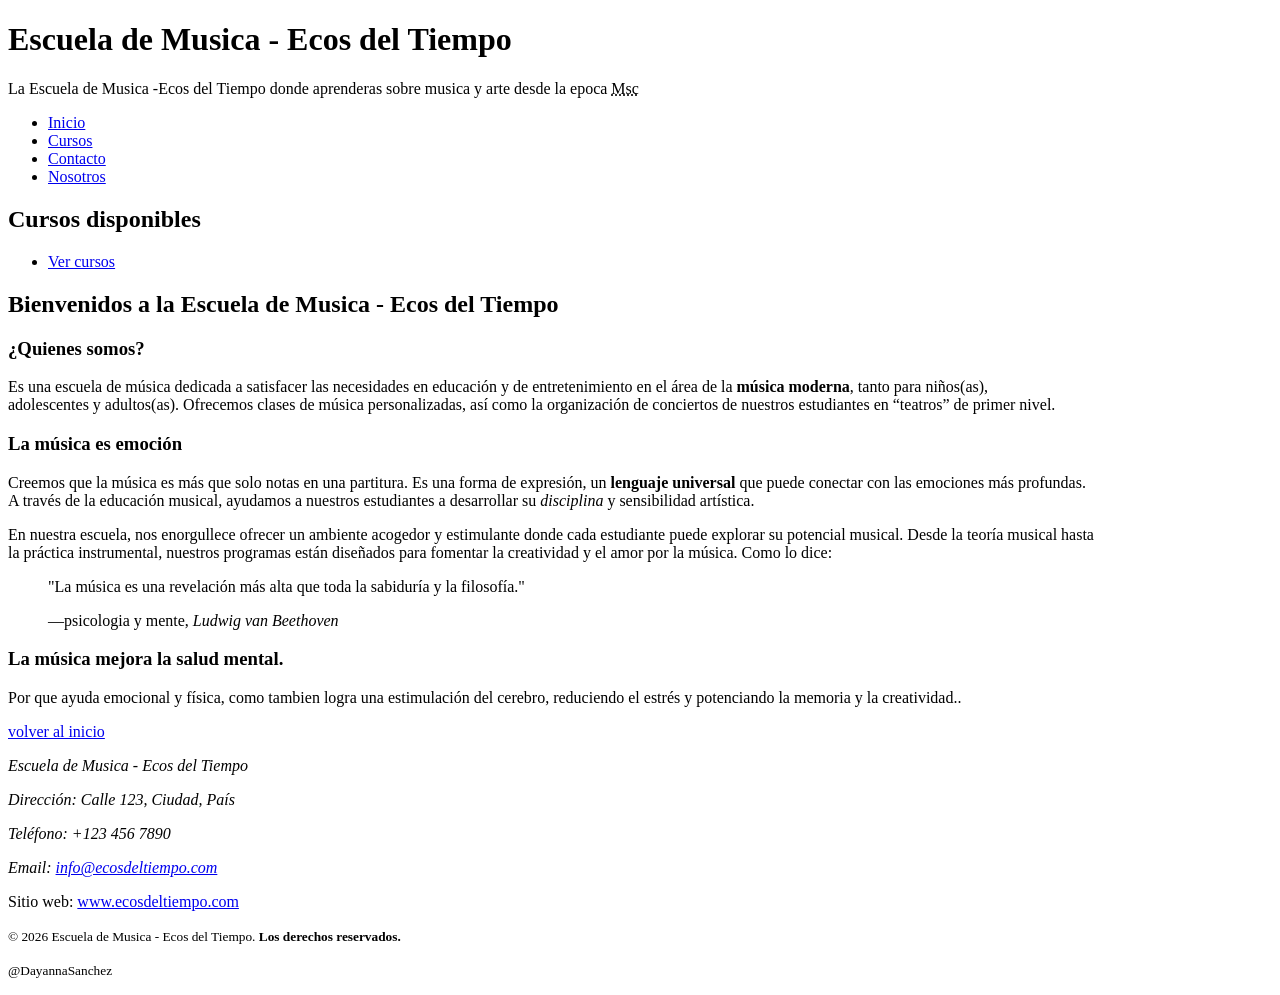
<file: ac1-html/index.html>
<!DOCTYPE html>
<html lang="es">
<head>
    <meta charset="UTF-8">
    <meta name="viewport" content="width=device-width, initial-scale=1.0">
    <meta name="description" content="Descripcion de la pagina Escuela musica-Ecos del tiempo">
    <meta name="keywords" content="Escuela de Musica, Ecos del tiempo, Musica, Clases de Musica">
    <meta name="author" content="Dayanna sanchez jimenez">

        <title>Inicio | Escuela de Musica - Ecos del Tiempo</title>
        <link rel="icon" href="recursos/favicon.png" type="image/png">
</head>

<body>
    <header id="inicio">
        <h1>Escuela de Musica - Ecos del Tiempo</h1>
        <p>La Escuela de Musica -Ecos del Tiempo donde aprenderas sobre musica y arte desde la epoca <abbr title="de los 80 a la actualidad">Msc</abbr></p>
        <nav>
            <ul>
                <li><a href="index.html">Inicio</a></li>
                <li><a href="servicio.html">Cursos</a></li>
                <li><a href="contacto.html">Contacto</a></li>
                <li><a href="nosotros.html">Nosotros</a></li>
            </ul>
        </nav>
    </header>
    <!-- Este es la parte del contenido principal de la pagina -->
    <main id="contenido">
        <nav>
            <h2>Cursos disponibles</h2>
            <ul>
                <li><a href="#servicios.html"> Ver cursos</a></li>
            </ul>
        </nav>
     <article>
        <h2>Bienvenidos a la Escuela de Musica - Ecos del Tiempo</h2>
        <section id="quienes-somos">
            <h3>¿Quienes somos?</h3>
            <p>Es una escuela de música dedicada a satisfacer las necesidades en educación y de entretenimiento en el área de la <strong>música moderna</strong>, tanto para niños(as),<br> adolescentes y adultos(as). Ofrecemos clases de música personalizadas, así como la organización de conciertos de nuestros estudiantes en <q>teatros</q> de primer nivel.</p>

        </section>

        <section id="emocion">
            <h3>La música es emoción</h3>
            <p>Creemos que la música es más que solo notas en una partitura. Es una forma de expresión, un <strong>lenguaje universal</strong> que puede conectar con las emociones más profundas. <br> A través de la educación musical, ayudamos a nuestros estudiantes a desarrollar su <em>disciplina</em> y sensibilidad artística.</p>
            <p>En nuestra escuela, nos enorgullece ofrecer un ambiente acogedor y estimulante donde cada estudiante puede explorar su potencial musical. Desde la teoría musical hasta<br> la práctica instrumental, nuestros programas están diseñados para fomentar la creatividad y el amor por la música. Como lo dice:</p>
            <blockquote cite="developer.mozilla.org ">
                <p>"La música es una revelación más alta que toda la sabiduría y la filosofía."</p>
                <footer>—psicologia y mente, <cite>Ludwig van Beethoven</cite></footer>
            </blockquote>
        </section>
    </article>


    </main>
    <!-- Este es un contenido adicional-->
    <aside id="contenido-adicional">
        <h3>La música mejora la salud mental.</h3>
        <p>Por que  ayuda emocional y física, como tambien logra una estimulación del cerebro, reduciendo el estrés y potenciando la memoria y la creatividad..</p>
    </aside>
    <p><a href="#inicio"> volver al inicio</a></p>


    <!-- Este es el pie de página -->
    <footer>
        <address>
            <p>Escuela de Musica - Ecos del Tiempo</p>
            <p>Dirección: Calle 123, Ciudad, País</p>
            <p>Teléfono: +123 456 7890</p>
            <p>Email: <a href="mailto:info@ecosdeltiempo.com">info@ecosdeltiempo.com</a></p>
        </address>
        <p>Sitio web: <a href="https://validator.w3.org/" target="_blank" rel="noopener noreferrer">www.ecosdeltiempo.com </a></p>
        <p>
            <small>&copy; 2026 Escuela de Musica - Ecos del Tiempo. <strong>Los derechos reservados.</strong></small>
        </p>
        <p><a><small>@DayannaSanchez</small></a></p>
    </footer>
</body>
</html>
</file>
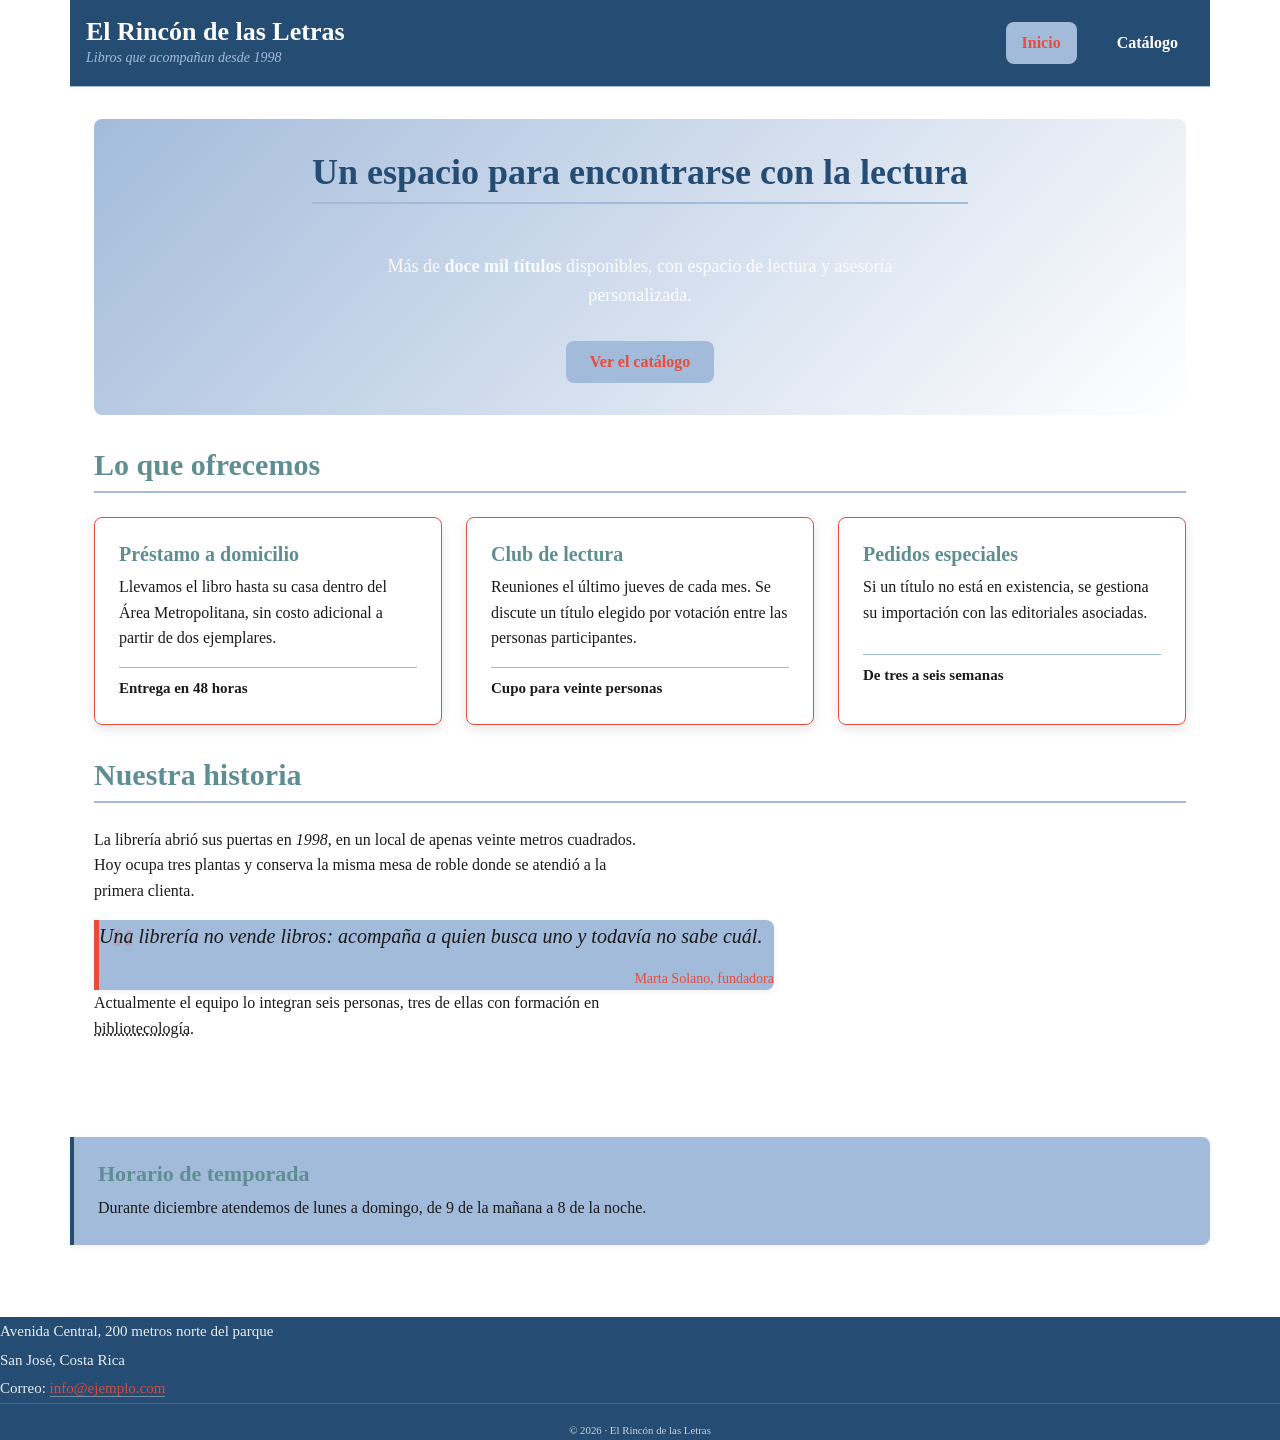
<file: ac2-css/index.html>
<!DOCTYPE html>
<html lang="es">

<head>
  <meta charset="UTF-8">
  <meta name="viewport" content="width=device-width, initial-scale=1.0">
  <meta name="author" content="Dayanna sanchez jimenez">
  <meta name="description" content="Librería El Rincón de las Letras: catálogo, servicios y contacto.">
  <meta name="keywords" content="librería, libros, lectura, catálogo, Costa Rica">

  <title>Inicio | El Rincón de las Letras</title>

  <link rel="icon" href="recursos/favicon.png" type="image/png">
  <link rel="stylesheet" href="css/estilos.css">

  <!--AQUÍ SE ENLAZA LA HOJA DE ESTILOS QUE USTED DEBE CREAR.
       El archivo debe llamarse  css/estilos.css -->

</head>

<body>

  <!--CABECERA-->
  <header id="cabecera">
    <div class="marca">
      <h1>El Rincón de las Letras</h1>
      <p class="lema">Libros que acompañan desde 1998</p>
    </div>

    <nav class="menu-principal">
      <ul>
        <li><a href="index.html" class="enlace-activo">Inicio</a></li>
        <li><a href="catalogo.html">Catálogo</a></li>
      </ul>
    </nav>
  </header>

  <!--CONTENIDO PRINCIPAL-->
  <main id="contenido">

    <!-- Zona de presentación -->
    <section id="portada" class="hero">
      <h2>Un espacio para encontrarse con la lectura</h2>
      <p class="hero-texto">
        Más de <strong>doce mil títulos</strong> disponibles, con espacio
        de lectura y asesoría personalizada.
      </p>
      <a href="catalogo.html" class="boton boton-principal">Ver el catálogo</a>
    </section>

    <!-- Tres bloques para maquetar en fila -->
    <section id="servicios">
      <h2>Lo que ofrecemos</h2>

      <div class="rejilla-servicios">

        <article class="tarjeta">
          <h3>Préstamo a domicilio</h3>
          <p>
            Llevamos el libro hasta su casa dentro del Área Metropolitana,
            sin costo adicional a partir de dos ejemplares.
          </p>
          <p class="tarjeta-pie">Entrega en 48 horas</p>
        </article>

        <article class="tarjeta">
          <h3>Club de lectura</h3>
          <p>
            Reuniones el último jueves de cada mes. Se discute un título
            elegido por votación entre las personas participantes.
          </p>
          <p class="tarjeta-pie">Cupo para veinte personas</p>
        </article>

        <article class="tarjeta">
          <h3>Pedidos especiales</h3>
          <p>
            Si un título no está en existencia, se gestiona su importación
            con las editoriales asociadas.
          </p>
          <p class="tarjeta-pie">De tres a seis semanas</p>
        </article>

      </div>
    </section>

    <!-- Contenido con cita -->
    <section id="historia">
      <h2>Nuestra historia</h2>

      <p>
        La librería abrió sus puertas en <em>1998</em>, en un local de
        apenas veinte metros cuadrados. Hoy ocupa tres plantas y conserva
        la misma mesa de roble donde se atendió a la primera clienta.
      </p>

      <blockquote class="cita">
        <p>
          Una librería no vende libros: acompaña a quien busca uno y
          todavía no sabe cuál.
        </p>
        <footer class="cita-autoria">Marta Solano, fundadora</footer>
      </blockquote>

      <p>
        Actualmente el equipo lo integran seis personas, tres de ellas
        con formación en <abbr title="Bibliotecología">bibliotecología</abbr>.
      </p>
    </section>

  </main>

  <!--CONTENIDO SECUNDARIO -->
  <aside id="aviso" class="panel-aviso">
    <h2>Horario de temporada</h2>
    <p>
      Durante diciembre atendemos de lunes a domingo, de 9 de la mañana
      a 8 de la noche.
    </p>
  </aside>

  <!-- PIE -->
  <footer id="pie">
    <div class="pie-contenido">
      <address class="datos-contacto">
        Avenida Central, 200 metros norte del parque<br>
        San José, Costa Rica<br>
        Correo: <a href="mailto:info@ejemplo.com">info@ejemplo.com</a>
      </address>

      <p class="creditos"><small>&copy; 2026 · El Rincón de las Letras</small></p>
    </div>
  </footer>

</body>

</html>
</file>
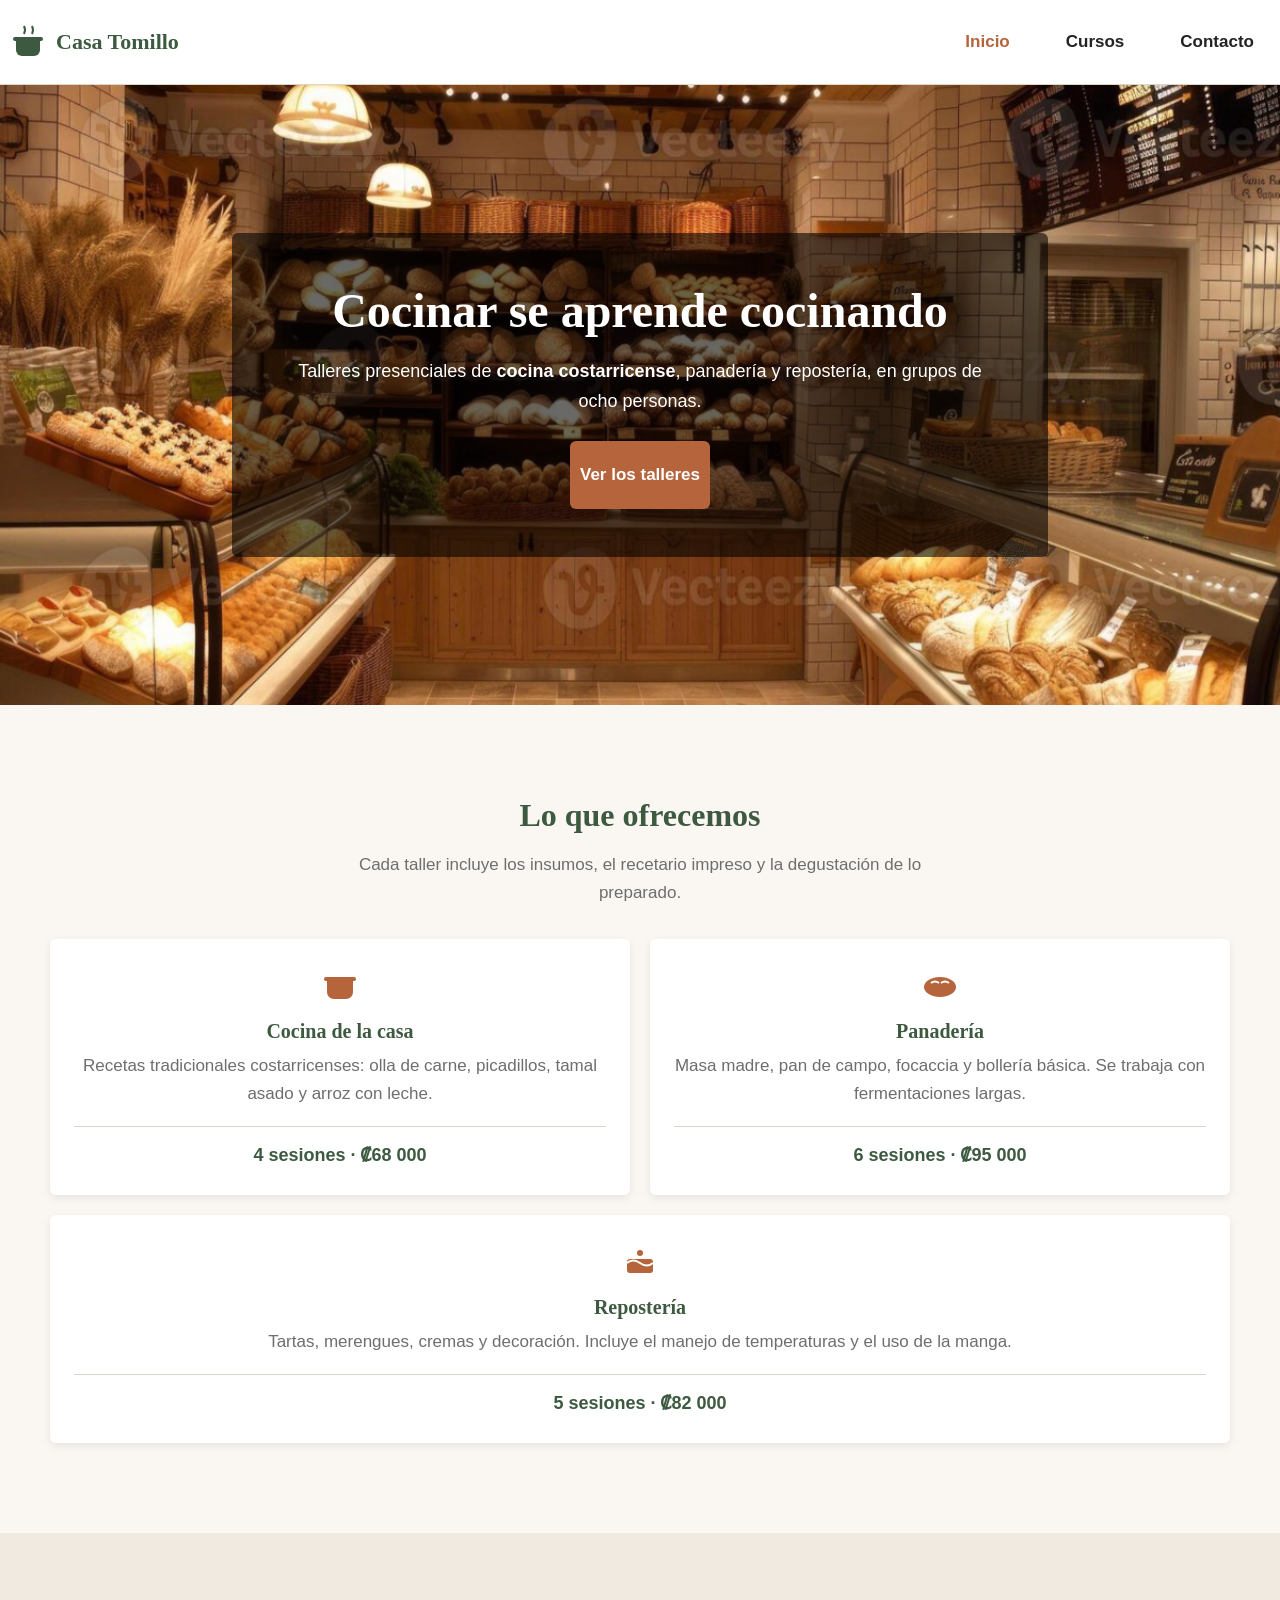
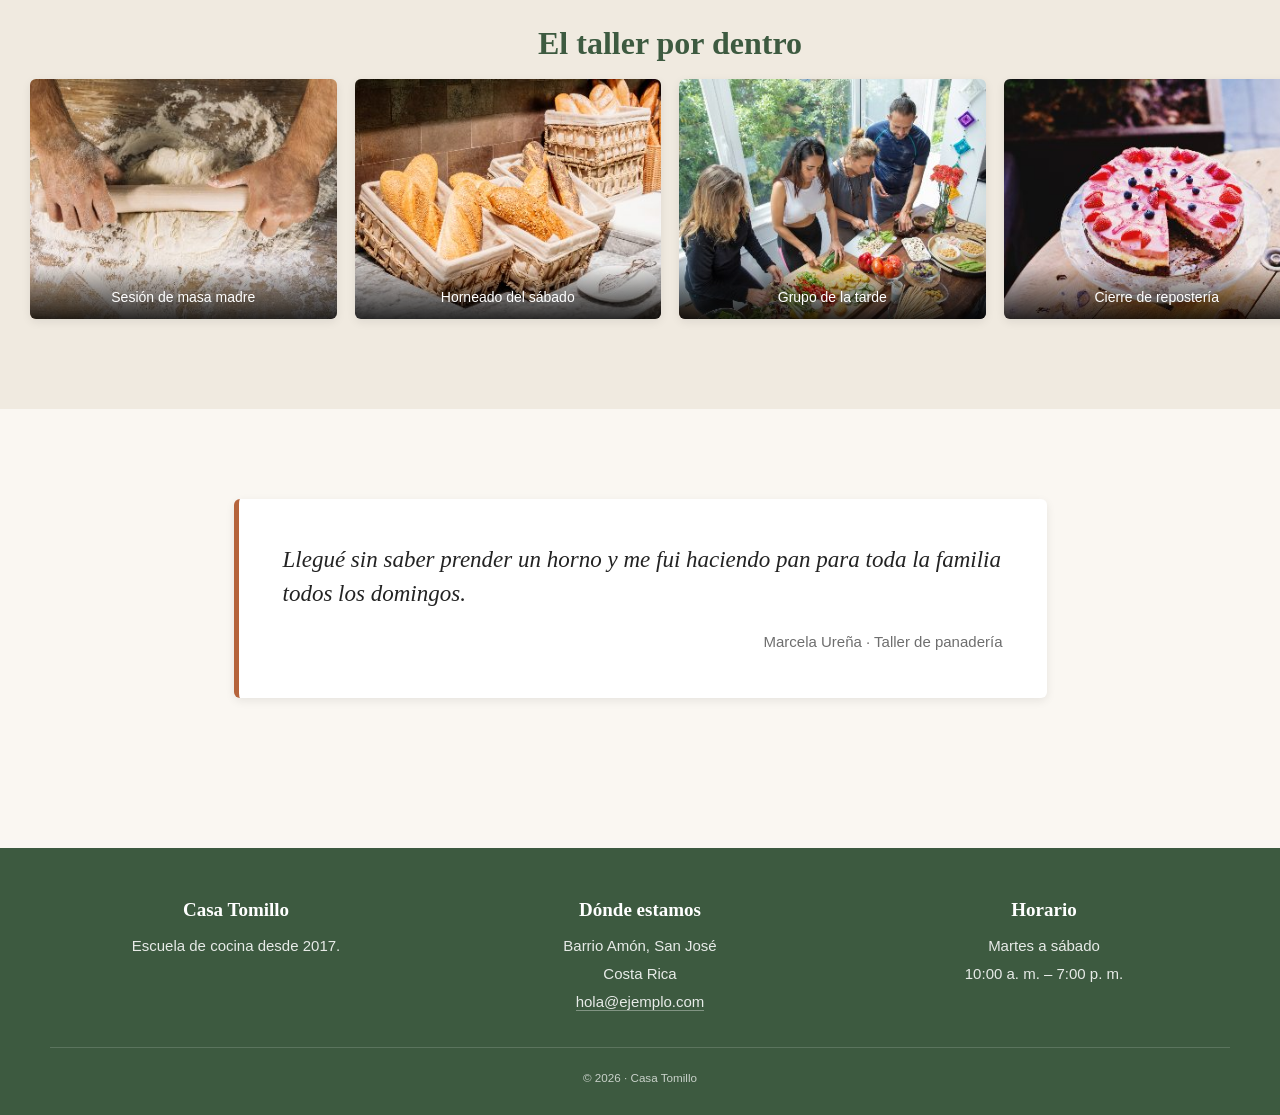
<file: ac3-responsive/index.html>
<!DOCTYPE html>
<html lang="es">

<head>
  <meta charset="UTF-8">
  <meta name="viewport" content="width=device-width, initial-scale=1.0"> <!--Integre el viewport a todas las 3 paginas-->
  <meta name="author" content="Dayanna sanchez jimenez">
  <meta name="description" content="Casa Tomillo: escuela de cocina con talleres presenciales en San José.">
  <meta name="keywords" content="cocina, talleres, escuela, gastronomía, Costa Rica">

  <title>Inicio | Casa Tomillo</title>

  <link rel="icon" href="recursos/favicon.png" type="image/png">
  <link rel="stylesheet" href="css/estilos.css">
</head>

<body>

  <!-- ═══ CABECERA · igual en las tres páginas ═══ -->
  <header id="cabecera" class="cabecera">

    <a href="index.html" class="marca">
      <svg class="marca-icono" width="36" height="36" viewBox="0 0 36 36"
           xmlns="http://www.w3.org/2000/svg" role="img"
           aria-label="Logo de Casa Tomillo: una olla con vapor">
        <path d="M6 16 h24 v10 a6 6 0 0 1 -6 6 h-12 a6 6 0 0 1 -6 -6 z" fill="currentColor"/>
        <rect x="3" y="13" width="30" height="4" rx="2" fill="currentColor"/>
        <path d="M14 10 q2 -4 0 -8" stroke="currentColor" stroke-width="2" fill="none"/>
        <path d="M22 10 q2 -4 0 -8" stroke="currentColor" stroke-width="2" fill="none"/>
      </svg>
      <span class="marca-texto">Casa Tomillo</span>
    </a>

      <nav class="navegacion">
      <!-- Control e ícono del menú hamburguesa -->
      <input type="checkbox" id="check-menu" class="menu-check" aria-label="Abrir menú de navegación">
      <label for="check-menu" class="menu-icono" aria-hidden="true">
        <span class="linea-hamburguesa"></span>
        <span class="linea-hamburguesa"></span>
        <span class="linea-hamburguesa"></span>
      </label>

      <!-- Lista del menú original -->
      <ul class="menu">
        <li><a href="index.html" class="menu-enlace activo">Inicio</a></li>
        <li><a href="cursos.html" class="menu-enlace">Cursos</a></li>
        <li><a href="contacto.html" class="menu-enlace">Contacto</a></li>
      </ul>
    </nav>

  </header>

  <main id="contenido">

    <!-- ═══ PORTADA ═══ -->
    <section id="portada" class="portada">
      <div class="portada-caja">
        <h1 class="portada-titulo">Cocinar se aprende cocinando</h1>
        <p class="portada-bajada">
          Talleres presenciales de <strong>cocina costarricense</strong>,
          panadería y repostería, en grupos de ocho personas.
        </p>
        <a href="cursos.html" class="boton boton-principal">Ver los talleres</a>
      </div>
    </section>

    <!-- ═══ TRES PROPUESTAS · maquetadas con Flexbox ═══ -->
    <section id="propuestas" class="seccion">
      <h2 class="seccion-titulo">Lo que ofrecemos</h2>
      <p class="seccion-entrada">
        Cada taller incluye los insumos, el recetario impreso y la degustación
        de lo preparado.
      </p>

      <div class="fila-propuestas">

        <article class="tarjeta">
          <svg class="tarjeta-icono" width="42" height="42" viewBox="0 0 42 42"
               xmlns="http://www.w3.org/2000/svg" role="img" aria-label="Icono de olla">
            <path d="M8 18 h26 v11 a7 7 0 0 1 -7 7 h-12 a7 7 0 0 1 -7 -7 z" fill="currentColor"/>
            <rect x="5" y="14" width="32" height="4" rx="2" fill="currentColor"/>
          </svg>
          <h3 class="tarjeta-titulo">Cocina de la casa</h3>
          <p class="tarjeta-texto">
            Recetas tradicionales costarricenses: olla de carne, picadillos,
            tamal asado y arroz con leche.
          </p>
          <p class="tarjeta-dato">4 sesiones · ₡68 000</p>
        </article>

        <article class="tarjeta">
          <svg class="tarjeta-icono" width="42" height="42" viewBox="0 0 42 42"
               xmlns="http://www.w3.org/2000/svg" role="img" aria-label="Icono de pan">
            <ellipse cx="21" cy="24" rx="16" ry="10" fill="currentColor"/>
            <path d="M12 20 q4 -3 8 0 M22 20 q4 -3 8 0" stroke="#FFFFFF"
                  stroke-width="2" fill="none"/>
          </svg>
          <h3 class="tarjeta-titulo">Panadería</h3>
          <p class="tarjeta-texto">
            Masa madre, pan de campo, focaccia y bollería básica. Se trabaja
            con fermentaciones largas.
          </p>
          <p class="tarjeta-dato">6 sesiones · ₡95 000</p>
        </article>

        <article class="tarjeta">
          <svg class="tarjeta-icono" width="42" height="42" viewBox="0 0 42 42"
               xmlns="http://www.w3.org/2000/svg" role="img" aria-label="Icono de pastel">
            <rect x="8" y="20" width="26" height="14" rx="3" fill="currentColor"/>
            <path d="M8 24 q6 -5 13 0 q7 5 13 0" stroke="#FFFFFF" stroke-width="2" fill="none"/>
            <circle cx="21" cy="14" r="3" fill="currentColor"/>
          </svg>
          <h3 class="tarjeta-titulo">Repostería</h3>
          <p class="tarjeta-texto">
            Tartas, merengues, cremas y decoración. Incluye el manejo de
            temperaturas y el uso de la manga.
          </p>
          <p class="tarjeta-dato">5 sesiones · ₡82 000</p>
        </article>

      </div>
    </section>

    <!-- ═══ GALERÍA · maquetada con Grid ═══ -->
    <section id="galeria" class="seccion seccion-alterna">
      <h2 class="seccion-titulo">El taller por dentro</h2>

      <div class="rejilla-galeria">

        <figure class="pieza">
        <picture>
          <source srcset="recursos/taller-1-sm.jpg" media="(min-width:600px)">
          <source srcset="recursos/taller-1-md.jpg" media="(min-width:1024px)">
          <img src="recursos/taller-1.jpg" alt="Manos amasando pan sobre una mesa de madera"
               width="1200" height="800" loading="lazy">
          </picture>
          <figcaption class="pieza-pie">Sesión de masa madre</figcaption>
        </figure>

        <figure class="pieza">
          <picture>
          <source srcset="recursos/taller-2-sm.jpg" media="(min-width:600px)">
          <source srcset="recursos/taller-2-md.jpg" media="(min-width:1024px)">
          <img src="recursos/taller-2.jpg" alt="Bandeja de panes recién horneados"
               width="1200" height="800" loading="lazy">
          </picture>
          <figcaption class="pieza-pie">Horneado del sábado</figcaption>
        </figure>

        <figure class="pieza">
          <picture>
          <source srcset="recursos/taller-3-sm.jpg" media="(min-width:600px)">
          <source srcset="recursos/taller-3-md.jpg" media="(min-width:1024px)">
          <img src="recursos/taller-3.jpg" alt="Grupo de participantes cocinando en la mesa central"
               width="1200" height="800" loading="lazy">
          </picture>
          <figcaption class="pieza-pie">Grupo de la tarde</figcaption>
        </figure>

        <figure class="pieza">
          <picture>
          <source srcset="recursos/taller-4-sm.jpg" media="(min-width:600px)">
          <source srcset="recursos/taller-4-md.jpg" media="(min-width:1024px)">
          <img src="recursos/taller-4.jpg" alt="Detalle de una tarta decorada con frutas"
               width="1200" height="800" loading="lazy">
          </picture>
          <figcaption class="pieza-pie">Cierre de repostería</figcaption>
        </figure>

      </div>
    </section>

    <!-- ═══ TESTIMONIO ═══ -->
    <section id="testimonio" class="seccion">
      <blockquote class="cita">
        <p class="cita-texto">
          Llegué sin saber prender un horno y me fui haciendo pan para toda
          la familia todos los domingos.
        </p>
        <footer class="cita-autoria">Marcela Ureña · Taller de panadería</footer>
      </blockquote>
    </section>

  </main>

  <!-- ═══ PIE · igual en las tres páginas ═══ -->
  <footer id="pie" class="pie">
    <div class="pie-columnas">

      <div class="pie-bloque">
        <h2 class="pie-titulo">Casa Tomillo</h2>
        <p class="pie-texto">Escuela de cocina desde 2017.</p>
      </div>

      <div class="pie-bloque">
        <h2 class="pie-titulo">Dónde estamos</h2>
        <address class="pie-datos">
          Barrio Amón, San José<br>
          Costa Rica<br>
          <a href="mailto:hola@ejemplo.com" class="pie-enlace">hola@ejemplo.com</a>
        </address>
      </div>

      <div class="pie-bloque">
        <h2 class="pie-titulo">Horario</h2>
        <p class="pie-texto">
          Martes a sábado<br>
          10:00 a. m. – 7:00 p. m.
        </p>
      </div>

    </div>

    <p class="pie-creditos"><small>&copy; 2026 · Casa Tomillo</small></p>
  </footer>

</body>

</html>
</file>
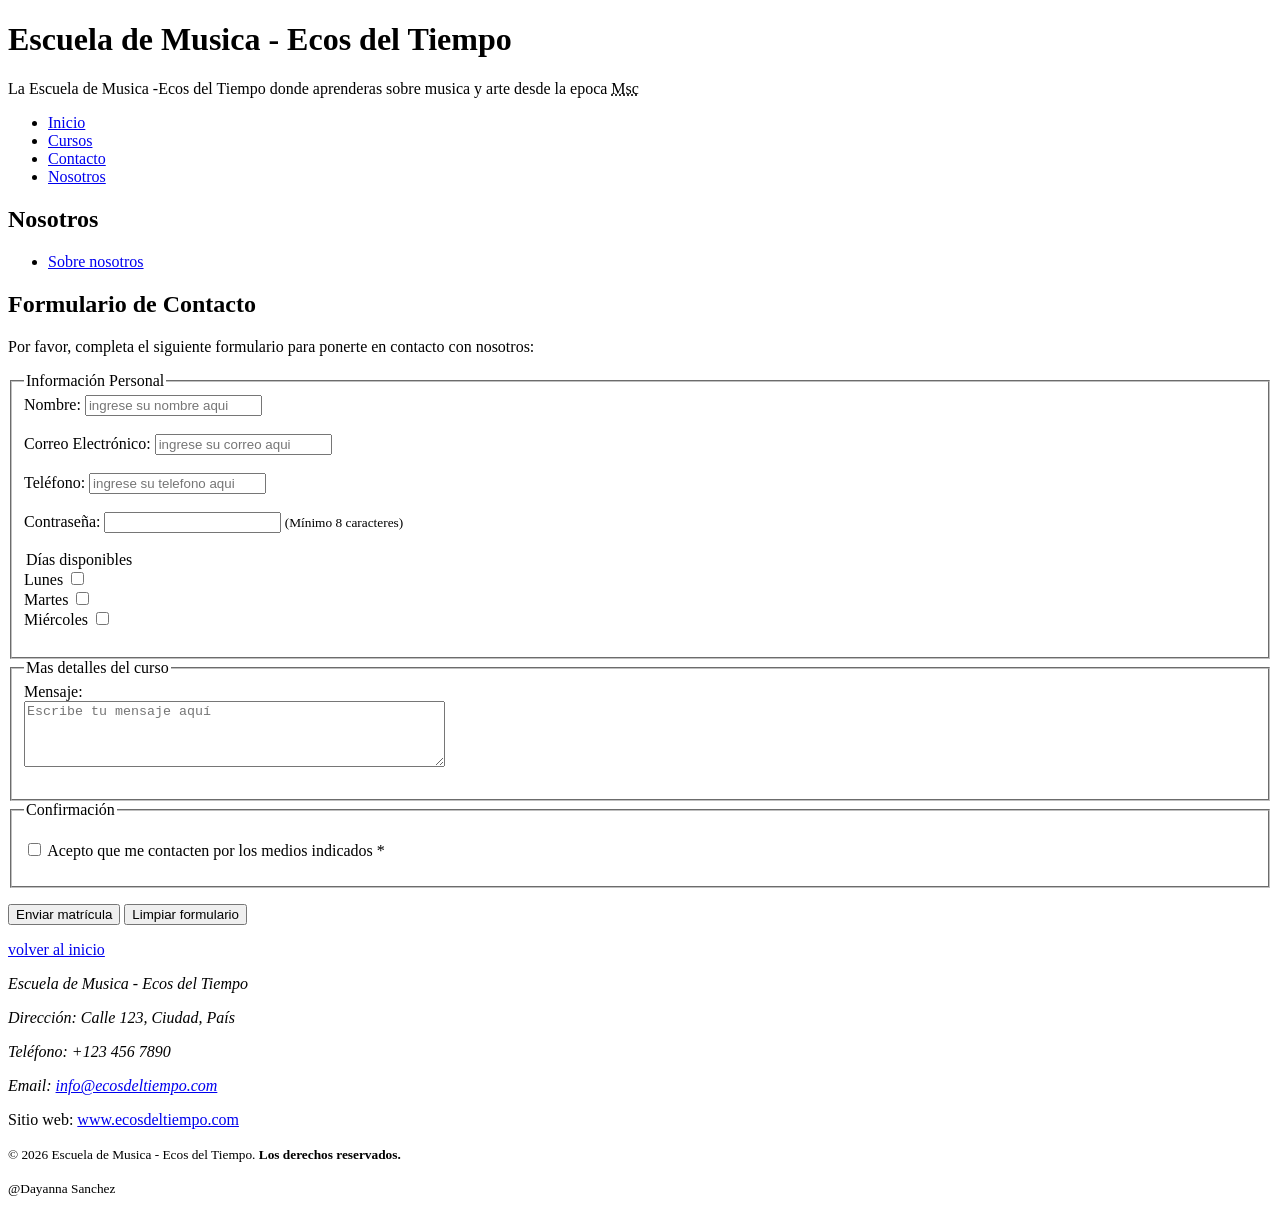
<file: ac1-html/contacto.html>
<!DOCTYPE html>
<html lang="es">
<head>
    <meta charset="UTF-8">
    <meta name="viewport" content="width=device-width, initial-scale=1.0">
    <meta name="description" content="Descripcion de la pagina Escuela musica-Ecos del tiempo">
    <meta name="keywords" content="Escuela de Musica, Ecos del tiempo, Musica, Clases de Musica,contactos">
    <meta name="author" content="Dayanna sanchez jimenez">

        <title>Inicio | Escuela de Musica - Ecos del Tiempo</title>
        <link rel="icon" href="recursos/favicon.png" type="image/png">
</head>

<body>
    <header id="inicio">
        <h1>Escuela de Musica - Ecos del Tiempo</h1>
        <p>La Escuela de Musica -Ecos del Tiempo donde aprenderas sobre musica y arte desde la epoca <abbr title="de los 80 a la actualidad">Msc</abbr></p>
        <nav>
            <ul>
                <li><a href="index.html">Inicio</a></li>
                <li><a href="servicio.html">Cursos</a></li>
                <li><a href="contacto.html">Contacto</a></li>
                <li><a href="nosotros.html">Nosotros</a></li>
            </ul>
        </nav>
    </header>

    <main id="contenido">
        <nav>
            <h2>Nosotros</h2>
            <ul>
                <li><a href="#Nosotros.html"> Sobre nosotros</a></li>
            </ul>
        </nav>
    <article>
        <h2>Formulario de Contacto</h2>
        <p>Por favor, completa el siguiente formulario para ponerte en contacto con nosotros:</p>
        <form action="#" method="post">
            <!--seccion de nombre-->
            <fieldset>
                <legend>Información Personal</legend>
                <label for="nombre">Nombre:</label>
                <input type="text" id="nombre" name="nombre" required placeholder="ingrese su nombre aqui"><br><br>

                <label for="email">Correo Electrónico:</label>
                <input type="email" id="email" name="email" required minlength="3" maxlength="60" placeholder="ingrese su correo aqui"><br><br>

                <label for="telefono">Teléfono:</label>
                <input type="tel" id="telefono" name="telefono" placeholder="ingrese su telefono aqui" pattern="[0-9]{8}"><br><br>
                <label for="contrasena">Contraseña:</label>
                <input type="password" id="contrasena" name="contrasena" required minlength="8"><small> (Mínimo 8 caracteres)</small><br><br>

                <legend>Días disponibles</legend>
                <label for="lunes">Lunes</label>
                <input type="checkbox" id="lunes" name="dias[]" value="lunes"><br>
                <label for="martes">Martes</label> 
                <input type="checkbox" id="martes" name="dias[]" value="martes"><br>
                <label for="miercoles">Miércoles</label>
                <input type="checkbox" id="miercoles" name="dias[]"> <br><br>
                
            </fieldset>
        
            <fieldset>
                <legend>Mas detalles del curso</legend>
                <label for="mensaje">Mensaje:</label><br>
                <textarea id="mensaje" name="mensaje" rows="4" cols="50" required placeholder="Escribe tu mensaje aquí"></textarea><br><br>
            </fieldset>

             <!-- CONFIRMACIÓN -->
        <fieldset>
          <legend>Confirmación</legend>

          <p>
            <input type="checkbox" id="acepto" name="acepto" required>
            <label for="acepto">
              Acepto que me contacten por los medios indicados *
            </label>
          </p>
        </fieldset>

        <p>
          <button type="submit">Enviar matrícula</button>
          <button type="reset">Limpiar formulario</button>
        </p>
      </form>
    </article>
      </p>
    </aside>
</main>
<p><a href="#inicio"> volver al inicio</a></p>

    <!-- Este es el pie de página -->
    <footer>
        <address>
            <p>Escuela de Musica - Ecos del Tiempo</p>
            <p>Dirección: Calle 123, Ciudad, País</p>
            <p>Teléfono: +123 456 7890</p>
            <p>Email: <a href="mailto:info@ecosdeltiempo.com">info@ecosdeltiempo.com</a></p>
        </address>
        <p>Sitio web: <a href="https://validator.w3.org/" target="_blank" rel="noopener noreferrer">www.ecosdeltiempo.com </a></p>
        <p>
            <small>&copy; 2026 Escuela de Musica - Ecos del Tiempo. <strong>Los derechos reservados.</strong></small>
        </p>
        <p> <small>@Dayanna Sanchez</a></small></p>
    </footer>
</body>
</html>
</file>
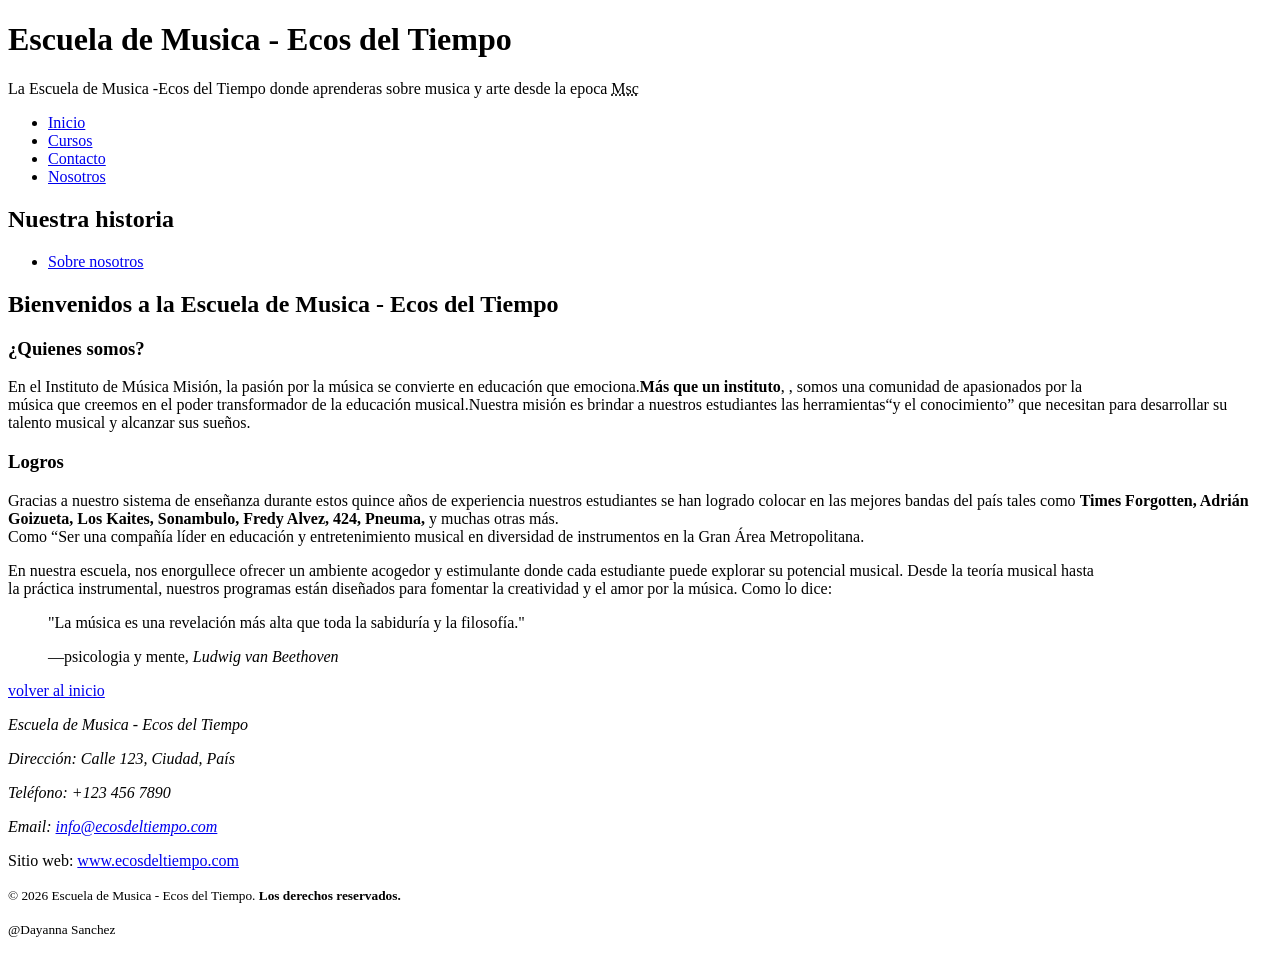
<file: ac1-html/nosotros.html>
<!DOCTYPE html>
<html lang="es">
<head>
    <meta charset="UTF-8">
    <meta name="viewport" content="width=device-width, initial-scale=1.0">
    <meta name="description" content="Descripcion de la pagina Escuela musica-Ecos del tiempo">
    <meta name="keywords" content="Escuela de Musica, Ecos del tiempo, Musica, Clases de Musica,quienes somos">
    <meta name="author" content="Dayanna sanchez jimenez">

        <title>Inicio | Escuela de Musica - Ecos del Tiempo</title>
        <link rel="icon" href="recursos/favicon.png" type="image/png">
</head>

<body>
    <header id="inicio">
        <h1>Escuela de Musica - Ecos del Tiempo</h1>
        <p>La Escuela de Musica -Ecos del Tiempo donde aprenderas sobre musica y arte desde la epoca <abbr title="de los 80 a la actualidad">Msc</abbr></small></p>
        <nav>
            <ul>
                <li><a href="index.html">Inicio</a></li>
                <li><a href="servicio.html">Cursos</a></li>
                <li><a href="contacto.html">Contacto</a></li>
                <li><a href="nosotros.html">Nosotros</a></li>
            </ul>
        </nav>
    </header>
    <main id="contenido">
        <nav>
            <h2>Nuestra historia</h2>
            <ul>
                <li><a href="ocs.github.com"> Sobre nosotros</a></li>
            </ul>
        </nav>
    <article>
        <h2>Bienvenidos a la Escuela de Musica - Ecos del Tiempo</h2>
        <section id="quienes-somos">
            <h3>¿Quienes somos?</h3>
            <p>En el Instituto de Música Misión, la pasión por la música se convierte en educación que emociona.<strong>Más que un instituto</strong>, , somos una comunidad de apasionados por la<br> música que creemos en el poder transformador de la educación musical.Nuestra misión es brindar a nuestros estudiantes las herramientas<q>y el conocimiento</q> que necesitan para desarrollar su talento musical y alcanzar sus sueños.</p>

        </section>

        <section id="la musica es emocion">
            <h3>Logros</h3>
            <p>Gracias a nuestro sistema de enseñanza durante estos quince años de experiencia nuestros estudiantes  se han logrado colocar en las mejores bandas del país tales como <strong> Times Forgotten, Adrián Goizueta,  Los Kaites,  Sonambulo, Fredy Alvez,  424,  Pneuma,</strong> y muchas otras más. <br> Como “Ser una compañía líder en educación y entretenimiento musical  en diversidad de instrumentos en la Gran Área Metropolitana.</p>
            <p>En nuestra escuela, nos enorgullece ofrecer un ambiente acogedor y estimulante donde cada estudiante puede explorar su potencial musical. Desde la teoría musical hasta<br> la práctica instrumental, nuestros programas están diseñados para fomentar la creatividad y el amor por la música. Como lo dice:</p>
            <blockquote cite="developer.mozilla.org ">
                <p>"La música es una revelación más alta que toda la sabiduría y la filosofía."</p>
                <footer>—psicologia y mente, <cite>Ludwig van Beethoven</cite></footer>
            </blockquote>
        </section>
    </article>
    <p><a href="#inicio"> volver al inicio</a></p>

    <!-- Este es el pie de página -->
    <footer>
        <address>
            <p>Escuela de Musica - Ecos del Tiempo</p>
            <p>Dirección: Calle 123, Ciudad, País</p>
            <p>Teléfono: +123 456 7890</p>
            <p>Email: <a href="mailto:info@ecosdeltiempo.com">info@ecosdeltiempo.com</a></p>
        </address>
        <p>Sitio web: <a href="https://validator.w3.org/" target="_blank" rel="noopener noreferrer">www.ecosdeltiempo.com </a></p>
        <p>
            <small>&copy; 2026 Escuela de Musica - Ecos del Tiempo. <strong>Los derechos reservados.</strong></small>
        </p>
        <p> <small>@Dayanna Sanchez</a></small></p>
    </footer>
</body>
</html>
</file>
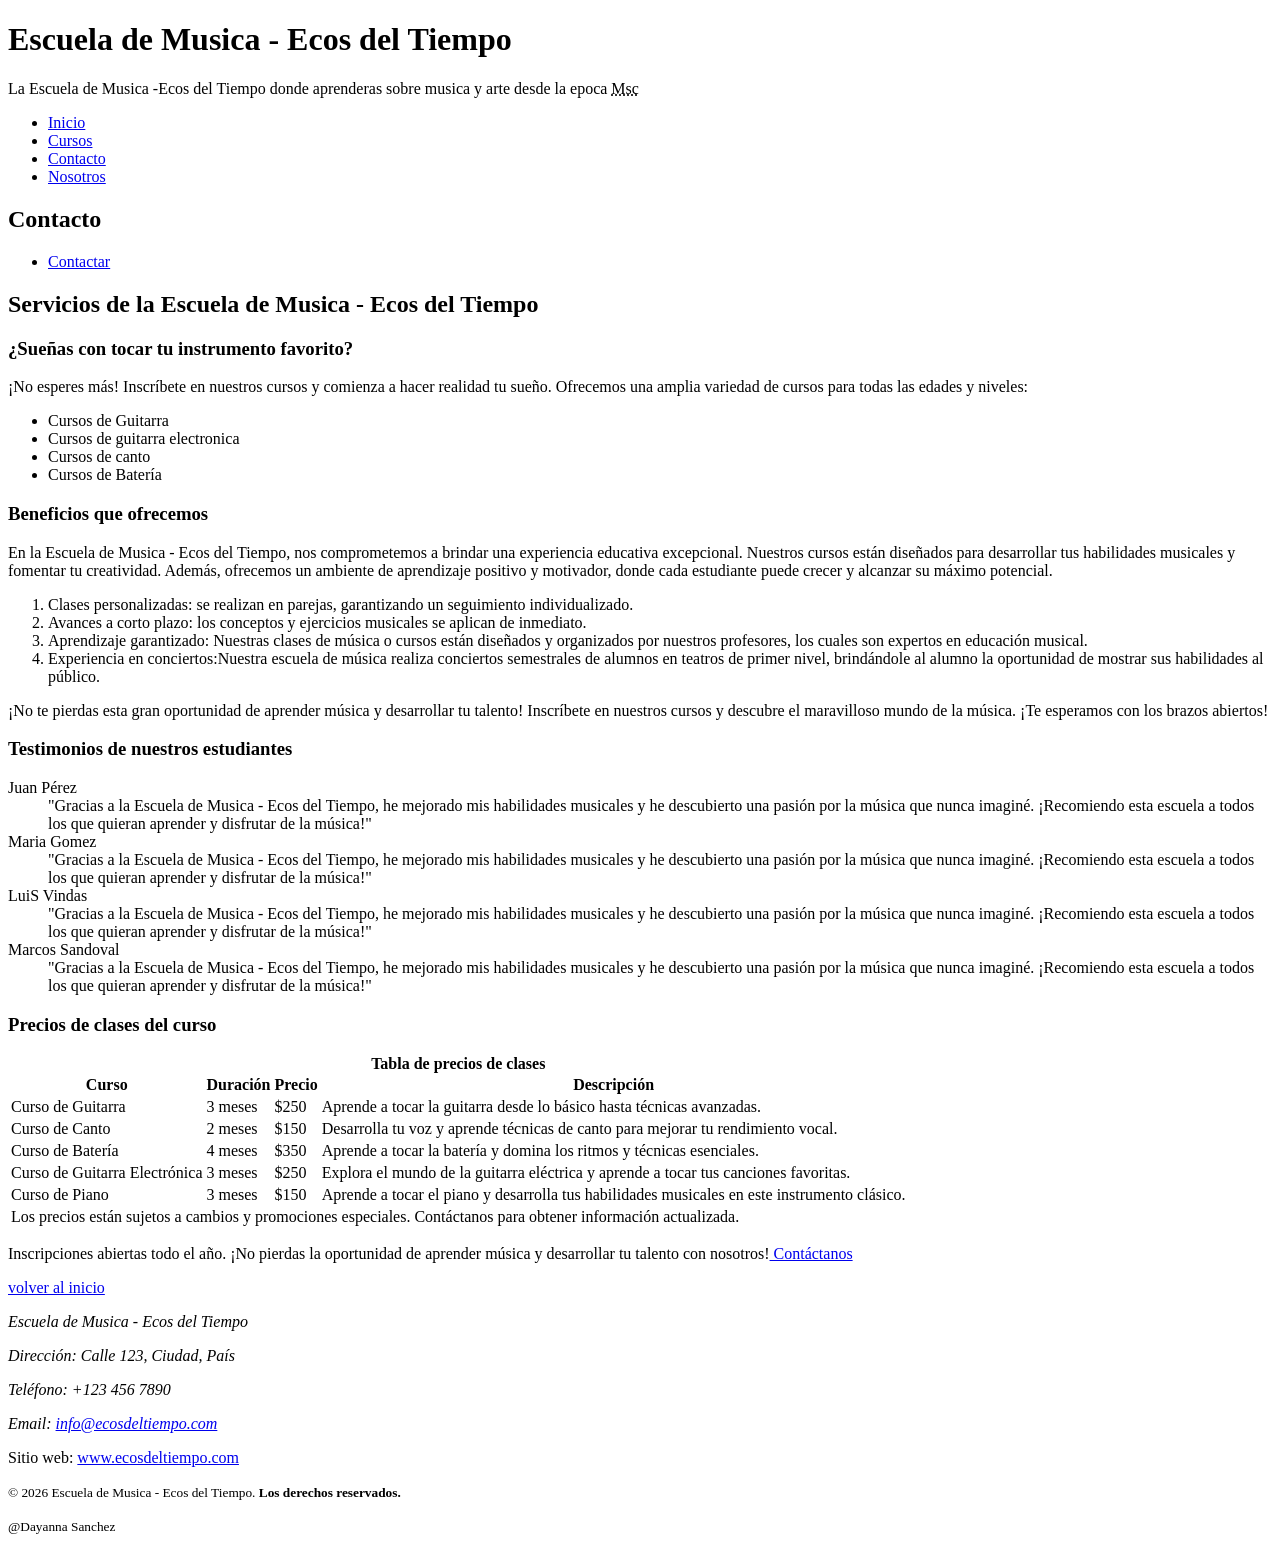
<file: ac1-html/servicio.html>
<!DOCTYPE html>
<html lang="es">
<head>
    <meta charset="UTF-8">
    <meta name="viewport" content="width=device-width, initial-scale=1.0">
    <meta name="description" content="Descubre los servicios de la Escuela de Musica - Ecos del Tiempo, donde aprenderas sobre musica y arte desde la epoca de los 80 asta la actualidad."> <!--Esto es una descripción general de la página -->
    <meta name="keywords" content=" Escuela de Musica, Ecos del Tiempo, Musica, Clases de Musica, Servicios, Cursos"> <!--Esto es una lista de palabras clave para mejorar el posicionamiento en buscadores sea encontrados rápidamente -->
    <meta name="author" content="Dayanna sanchez jimenez">

        <title>Inicio | Escuela de Musica - Ecos del Tiempo</title>
        <link rel="icon" href="recursos/favicon.png" type="image/png">
</head>

<body>
    <header id="inicio">
        <h1>Escuela de Musica - Ecos del Tiempo</h1>
        <p>La Escuela de Musica -Ecos del Tiempo donde aprenderas sobre musica y arte desde la epoca <abbr title="de los 80 a la actualidad">Msc</abbr></p>
        <nav>
            <ul>
                <li><a href="index.html">Inicio</a></li>
                <li><a href="servicio.html">Cursos</a></li>
                <li><a href="contacto.html">Contacto</a></li>
                <li><a href="nosotros.html">Nosotros</a></li>
            </ul>
        </nav>
    </header>

    <!-- Este es la parte del contenido principal de la pagina -->
    <main id="contenido">
        <nav>
            <h2>Contacto</h2>
            <ul>
                <li><a href="#contacto.html"> Contactar</a></li>
            </ul>
        </nav>
    <article>
        <h2>Servicios de la Escuela de Musica - Ecos del Tiempo</h2>
        <section id="servicios">
            <h3>¿Sueñas con tocar tu instrumento favorito? </h3>
            <p>¡No esperes más! Inscríbete en nuestros cursos y comienza a hacer realidad tu sueño. Ofrecemos una amplia variedad de cursos para todas las edades y niveles:</p>
            <!-- Esto es una lista desordenada -->
            <ul>
                <li>Cursos de Guitarra</li>
                <li>Cursos de guitarra electronica</li>
                <li>Cursos de canto</li>
                <li>Cursos de Batería</li>
            </ul>
        </section>
        <section id="ofrecemos">
            <h3>Beneficios que ofrecemos</h3>
            <p>En la Escuela de Musica - Ecos del Tiempo, nos comprometemos a brindar una experiencia educativa excepcional. Nuestros cursos están diseñados para desarrollar tus habilidades musicales y fomentar tu creatividad. Además, ofrecemos un ambiente de aprendizaje positivo y motivador, donde cada estudiante puede crecer y alcanzar su máximo potencial.</p>
            <!-- Esto es una lista ordenada -->
            <ol>
                <li>Clases personalizadas: se realizan en parejas, garantizando un seguimiento individualizado.</li>
                <li>Avances a corto plazo: los conceptos y ejercicios musicales se aplican de inmediato.</li>
                <li>Aprendizaje garantizado: Nuestras clases de música o cursos están diseñados y organizados por nuestros profesores, los cuales son expertos en educación musical.</li>
                <li>Experiencia en conciertos:Nuestra escuela de música realiza conciertos semestrales de alumnos  en teatros de primer nivel, brindándole al alumno la oportunidad de mostrar sus habilidades al público.</li>
            </ol>
            <p>¡No  te pierdas esta gran oportunidad de aprender música y desarrollar tu talento! Inscríbete en nuestros cursos y descubre el maravilloso mundo de la música. ¡Te esperamos con los brazos abiertos!</p>
        </section>
       <section id="glosario">
        <h3>Testimonios de nuestros estudiantes</h3>
        <dl>
          <dt>Juan Pérez</dt>
          <dd>"Gracias a la Escuela de Musica - Ecos del Tiempo, he mejorado mis habilidades musicales y he descubierto una pasión por la música que nunca imaginé. ¡Recomiendo esta escuela a todos los que quieran aprender y disfrutar de la música!"</dd>
          <dt>Maria Gomez</dt>
          <dd>"Gracias a la Escuela de Musica - Ecos del Tiempo, he mejorado mis habilidades musicales y he descubierto una pasión por la música que nunca imaginé. ¡Recomiendo esta escuela a todos los que quieran aprender y disfrutar de la música!"</dd>
          <dt>LuiS Vindas</dt>
          <dd>"Gracias a la Escuela de Musica - Ecos del Tiempo, he mejorado mis habilidades musicales y he descubierto una pasión por la música que nunca imaginé. ¡Recomiendo esta escuela a todos los que quieran aprender y disfrutar de la música!"</dd>
          <dt>Marcos Sandoval</dt>
          <dd>"Gracias a la Escuela de Musica - Ecos del Tiempo, he mejorado mis habilidades musicales y he descubierto una pasión por la música que nunca imaginé. ¡Recomiendo esta escuela a todos los que quieran aprender y disfrutar de la música!"</dd>
        </dl>
      </section>

        <!-- Sección de tablas -->
        <section id="tabla">
            <h3>Precios de clases del curso</h3>
            <table> 
                <caption><strong>Tabla de precios de clases</strong></caption>

                <thead>
                    <tr>
                        <th scope="col">Curso</th>
                        <th scope="col">Duración</th>
                        <th scope="col">Precio</th>
                        <th scope="col">Descripción</th>
                    </tr>
                </thead>

                <tbody>
                    <tr>
                        <td>Curso de Guitarra</td>
                        <td>3 meses</td>
                        <td>$250</td>
                        <td>Aprende a tocar la guitarra desde lo básico hasta técnicas avanzadas.</td>
                    </tr>
                    <tr>
                        <td>Curso de Canto</td>
                        <td>2 meses</td>
                        <td>$150</td>
                        <td>Desarrolla tu voz y aprende técnicas de canto para mejorar tu rendimiento vocal.</td>
                    </tr>
                    <tr>
                        <td>Curso de Batería</td>
                        <td>4 meses</td>
                        <td>$350</td>
                        <td>Aprende a tocar la batería y domina los ritmos y técnicas esenciales.</td>
                    </tr>
                    <tr>
                        <td>Curso de Guitarra Electrónica</td>
                        <td>3 meses</td>
                        <td>$250</td>
                        <td>Explora el mundo de la guitarra eléctrica y aprende a tocar tus canciones favoritas.</td>
                    </tr>
                    <tr>
                        <td>Curso de Piano</td>
                        <td>3 meses</td>
                        <td>$150</td>
                        <td>Aprende a tocar el piano y desarrolla tus habilidades musicales en este instrumento clásico.</td>
                    </tr>
                </tbody>

        <footer>
                <tr>
                    <td colspan="4">Los precios están sujetos a cambios y promociones especiales. Contáctanos para obtener información actualizada.</td>
                    </tr>
         </table>
    
                <p>Inscripciones abiertas todo el año. ¡No pierdas la oportunidad de aprender música y desarrollar tu talento con nosotros!<a href="contacto.html"> Contáctanos</a>
                </p>
        </section>
    </article>
    </main>
    <p><a href="#inicio"> volver al inicio</a></p>

    <!-- Este es el pie de página -->
    <footer>
        <address>
            <p>Escuela de Musica - Ecos del Tiempo</p>
            <p>Dirección: Calle 123, Ciudad, País</p>
            <p>Teléfono: +123 456 7890</p>
            <p>Email: <a href="mailto:info@ecosdeltiempo.com">info@ecosdeltiempo.com</a></p>
        </address>
        <p>Sitio web: <a href="https://validator.w3.org/" target="_blank" rel="noopener noreferrer">www.ecosdeltiempo.com </a></p>
        <p>
            <small>&copy; 2026 Escuela de Musica - Ecos del Tiempo. <strong>Los derechos reservados.</strong></small>
        </p>
        <p> <small>@Dayanna Sanchez</a></small></p>
    </footer>
</body>
</html>
</file>
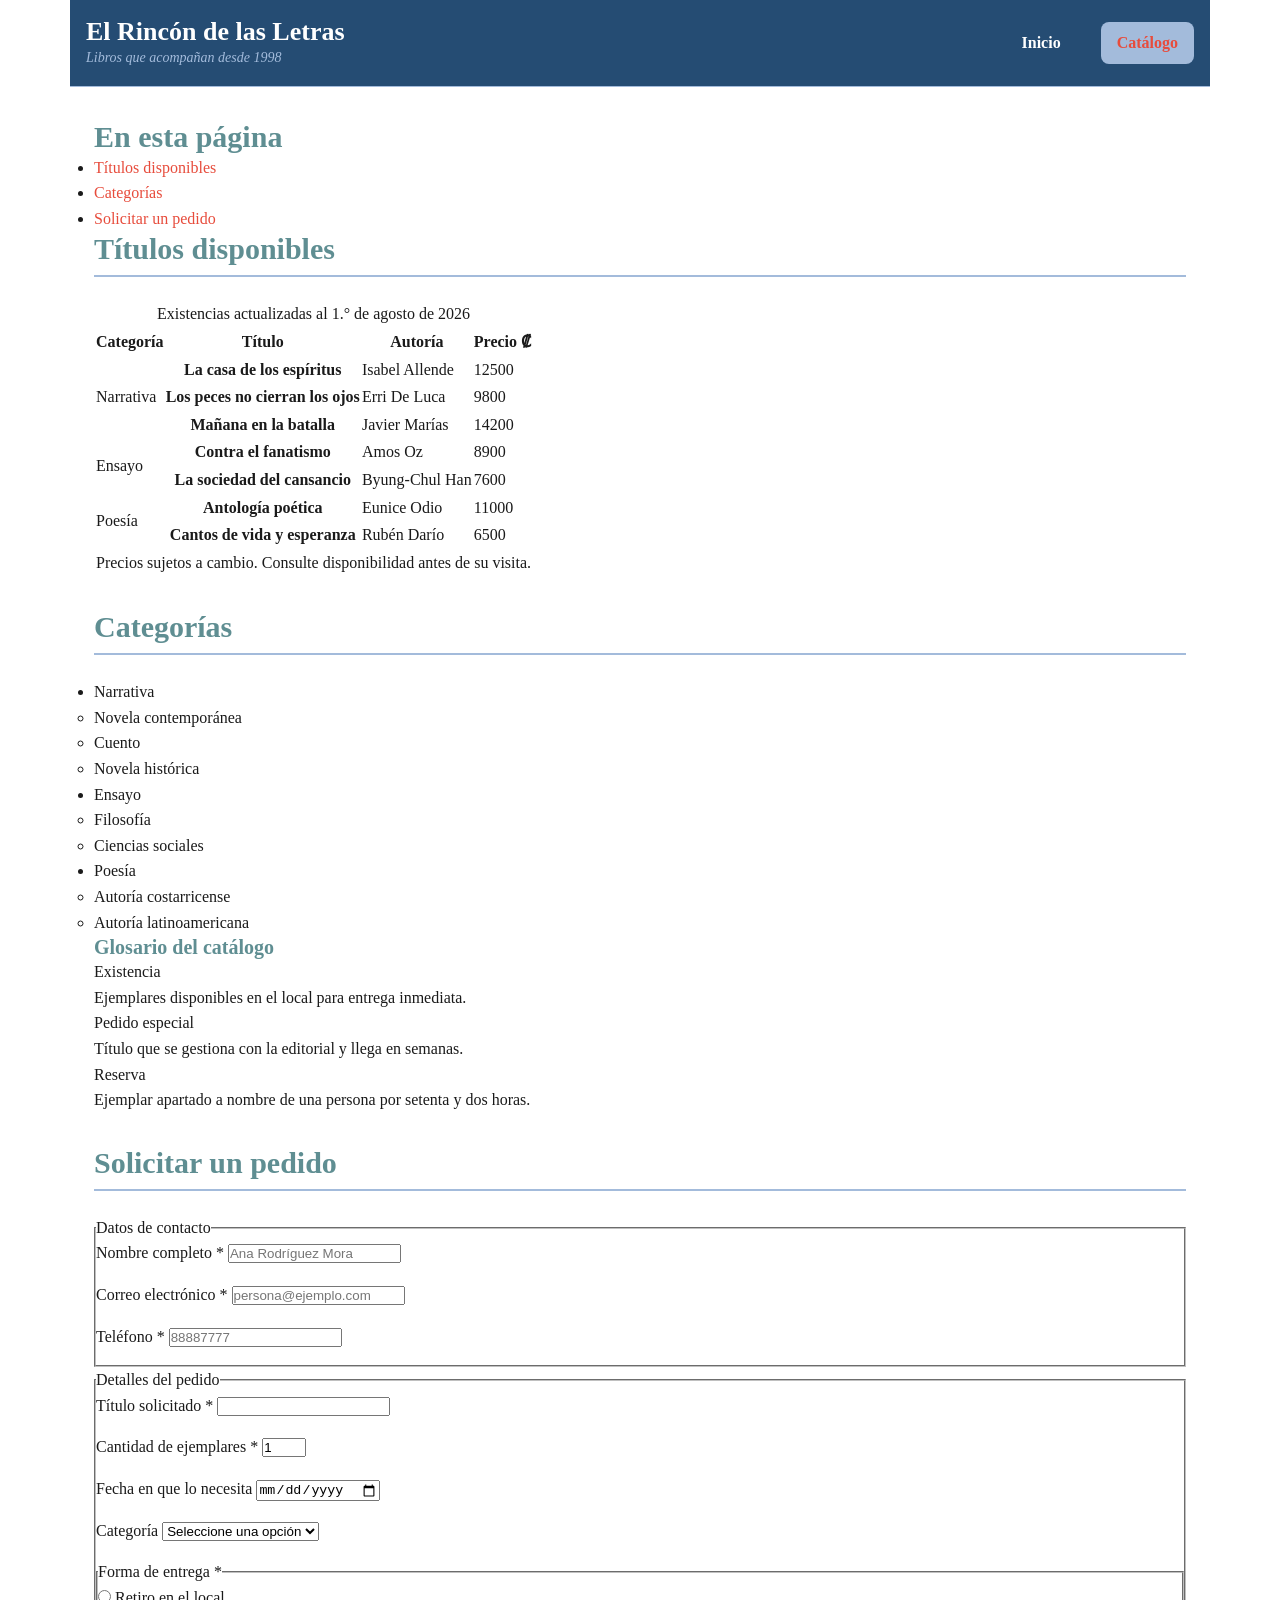
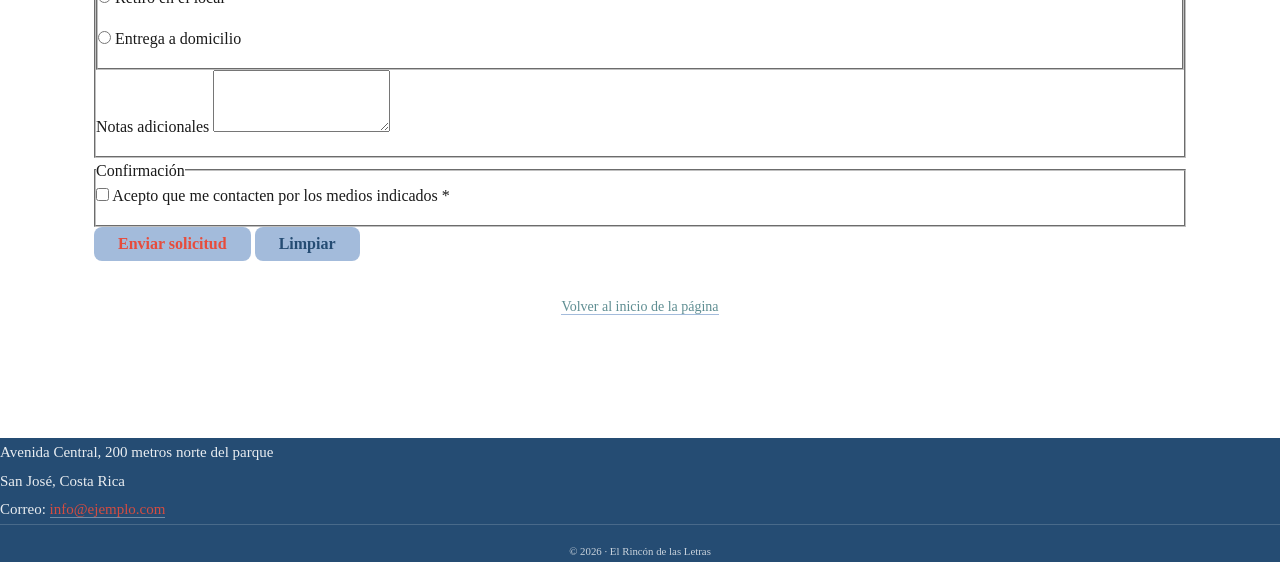
<file: ac2-css/catalogo.html>
<!DOCTYPE html>
<html lang="es">

<head>
  <meta charset="UTF-8">
  <meta name="viewport" content="width=device-width, initial-scale=1.0">
  <meta name="author" content="Dayanna sanchez jimenez">
  <meta name="description" content="Catálogo de títulos disponibles y formulario de pedido.">
  <meta name="keywords" content="catálogo, libros, pedido, librería">

  <title>Catálogo | El Rincón de las Letras</title>

  <link rel="icon" href="recursos/favicon.png" type="image/png">
  <link rel="stylesheet" href="css/estilos.css">

  <!--AQUÍ SE ENLAZA LA HOJA DE ESTILOS QUE USTED DEBE CREAR.
       El archivo debe llamarse  css/estilos.css -->

</head>

<body>

  <!--CABECERA · idéntica a la de index.html-->
  <header id="cabecera">
    <div class="marca">
      <h1>El Rincón de las Letras</h1>
      <p class="lema">Libros que acompañan desde 1998</p>
    </div>

    <nav class="menu-principal">
      <ul>
        <li><a href="index.html">Inicio</a></li>
        <li><a href="catalogo.html" class="enlace-activo">Catálogo</a></li>
      </ul>
    </nav>
  </header>

  <!--CONTENIDO PRINCIPAL-->
  <main id="contenido">

    <!-- Índice interno con anclas -->
    <nav class="indice">
      <h2>En esta página</h2>
      <ul>
        <li><a href="#existencias">Títulos disponibles</a></li>
        <li><a href="#categorias">Categorías</a></li>
        <li><a href="#pedido">Solicitar un pedido</a></li>
      </ul>
    </nav>

    <!-- LA TABLA -->
    <section id="existencias">
      <h2>Títulos disponibles</h2>

      <table class="tabla-catalogo">
        <caption>Existencias actualizadas al 1.° de agosto de 2026</caption>

        <thead>
          <tr>
            <th scope="col">Categoría</th>
            <th scope="col">Título</th>
            <th scope="col">Autoría</th>
            <th scope="col">Precio ₡</th>
          </tr>
        </thead>

        <tbody>
          <tr>
            <td rowspan="3">Narrativa</td>
            <th scope="row">La casa de los espíritus</th>
            <td>Isabel Allende</td>
            <td>12500</td>
          </tr>
          <tr>
            <th scope="row">Los peces no cierran los ojos</th>
            <td>Erri De Luca</td>
            <td>9800</td>
          </tr>
          <tr>
            <th scope="row">Mañana en la batalla</th>
            <td>Javier Marías</td>
            <td>14200</td>
          </tr>

          <tr>
            <td rowspan="2">Ensayo</td>
            <th scope="row">Contra el fanatismo</th>
            <td>Amos Oz</td>
            <td>8900</td>
          </tr>
          <tr>
            <th scope="row">La sociedad del cansancio</th>
            <td>Byung-Chul Han</td>
            <td>7600</td>
          </tr>

          <tr>
            <td rowspan="2">Poesía</td>
            <th scope="row">Antología poética</th>
            <td>Eunice Odio</td>
            <td>11000</td>
          </tr>
          <tr>
            <th scope="row">Cantos de vida y esperanza</th>
            <td>Rubén Darío</td>
            <td>6500</td>
          </tr>
        </tbody>

        <tfoot>
          <tr>
            <td colspan="4">
              Precios sujetos a cambio. Consulte disponibilidad antes de su visita.
            </td>
          </tr>
        </tfoot>
      </table>
    </section>

    <!-- LISTAS -->
    <section id="categorias">
      <h2>Categorías</h2>

      <ul class="lista-categorias">
        <li>Narrativa
          <ul>
            <li>Novela contemporánea</li>
            <li>Cuento</li>
            <li>Novela histórica</li>
          </ul>
        </li>
        <li>Ensayo
          <ul>
            <li>Filosofía</li>
            <li>Ciencias sociales</li>
          </ul>
        </li>
        <li>Poesía
          <ul>
            <li>Autoría costarricense</li>
            <li>Autoría latinoamericana</li>
          </ul>
        </li>
      </ul>

      <h3>Glosario del catálogo</h3>
      <dl class="glosario">
        <dt>Existencia</dt>
        <dd>Ejemplares disponibles en el local para entrega inmediata.</dd>

        <dt>Pedido especial</dt>
        <dd>Título que se gestiona con la editorial y llega en semanas.</dd>

        <dt>Reserva</dt>
        <dd>Ejemplar apartado a nombre de una persona por setenta y dos horas.</dd>
      </dl>
    </section>

    <!-- EL FORMULARIO -->
    <section id="pedido">
      <h2>Solicitar un pedido</h2>

      <form action="#" method="post" class="formulario-pedido">

        <fieldset class="grupo-campos">
          <legend>Datos de contacto</legend>

          <p class="campo">
            <label for="nombre">Nombre completo *</label>
            <input type="text" id="nombre" name="nombre"
                   required minlength="3" maxlength="60"
                   placeholder="Ana Rodríguez Mora">
          </p>

          <p class="campo">
            <label for="correo">Correo electrónico *</label>
            <input type="email" id="correo" name="correo" required
                   placeholder="persona@ejemplo.com">
          </p>

          <p class="campo">
            <label for="telefono">Teléfono *</label>
            <input type="tel" id="telefono" name="telefono"
                   required pattern="[0-9]{8}"
                   title="Ocho dígitos, sin espacios ni guiones"
                   placeholder="88887777">
          </p>
        </fieldset>

        <fieldset class="grupo-campos">
          <legend>Detalles del pedido</legend>

          <p class="campo">
            <label for="titulo">Título solicitado *</label>
            <input type="text" id="titulo" name="titulo" required>
          </p>

          <p class="campo">
            <label for="cantidad">Cantidad de ejemplares *</label>
            <input type="number" id="cantidad" name="cantidad"
                   required min="1" max="10" step="1" value="1">
          </p>

          <p class="campo">
            <label for="fecha">Fecha en que lo necesita</label>
            <input type="date" id="fecha" name="fecha">
          </p>

          <p class="campo">
            <label for="categoria">Categoría</label>
            <select id="categoria" name="categoria">
              <option value="">Seleccione una opción</option>
              <option value="narrativa">Narrativa</option>
              <option value="ensayo">Ensayo</option>
              <option value="poesia">Poesía</option>
              <option value="otra">Otra</option>
            </select>
          </p>

          <fieldset class="grupo-opciones">
            <legend>Forma de entrega *</legend>
            <p class="opcion">
              <input type="radio" id="local" name="entrega" value="local" required>
              <label for="local">Retiro en el local</label>
            </p>
            <p class="opcion">
              <input type="radio" id="domicilio" name="entrega" value="domicilio">
              <label for="domicilio">Entrega a domicilio</label>
            </p>
          </fieldset>

          <p class="campo">
            <label for="notas">Notas adicionales</label>
            <textarea id="notas" name="notas" rows="4" maxlength="300"></textarea>
          </p>
        </fieldset>

        <fieldset class="grupo-campos">
          <legend>Confirmación</legend>
          <p class="opcion">
            <input type="checkbox" id="acepto" name="acepto" required>
            <label for="acepto">Acepto que me contacten por los medios indicados *</label>
          </p>
        </fieldset>

        <p class="grupo-botones">
          <button type="submit" class="boton boton-principal">Enviar solicitud</button>
          <button type="reset" class="boton boton-secundario">Limpiar</button>
        </p>

      </form>
    </section>

    <p class="volver"><a href="#cabecera">Volver al inicio de la página</a></p>

  </main>

  <!-- PIE · idéntico al de index.html -->
  <footer id="pie">
    <div class="pie-contenido">
      <address class="datos-contacto">
        Avenida Central, 200 metros norte del parque<br>
        San José, Costa Rica<br>
        Correo: <a href="mailto:info@ejemplo.com">info@ejemplo.com</a>
      </address>

      <p class="creditos"><small>&copy; 2026 · El Rincón de las Letras</small></p>
    </div>
  </footer>

</body>

</html>
</file>
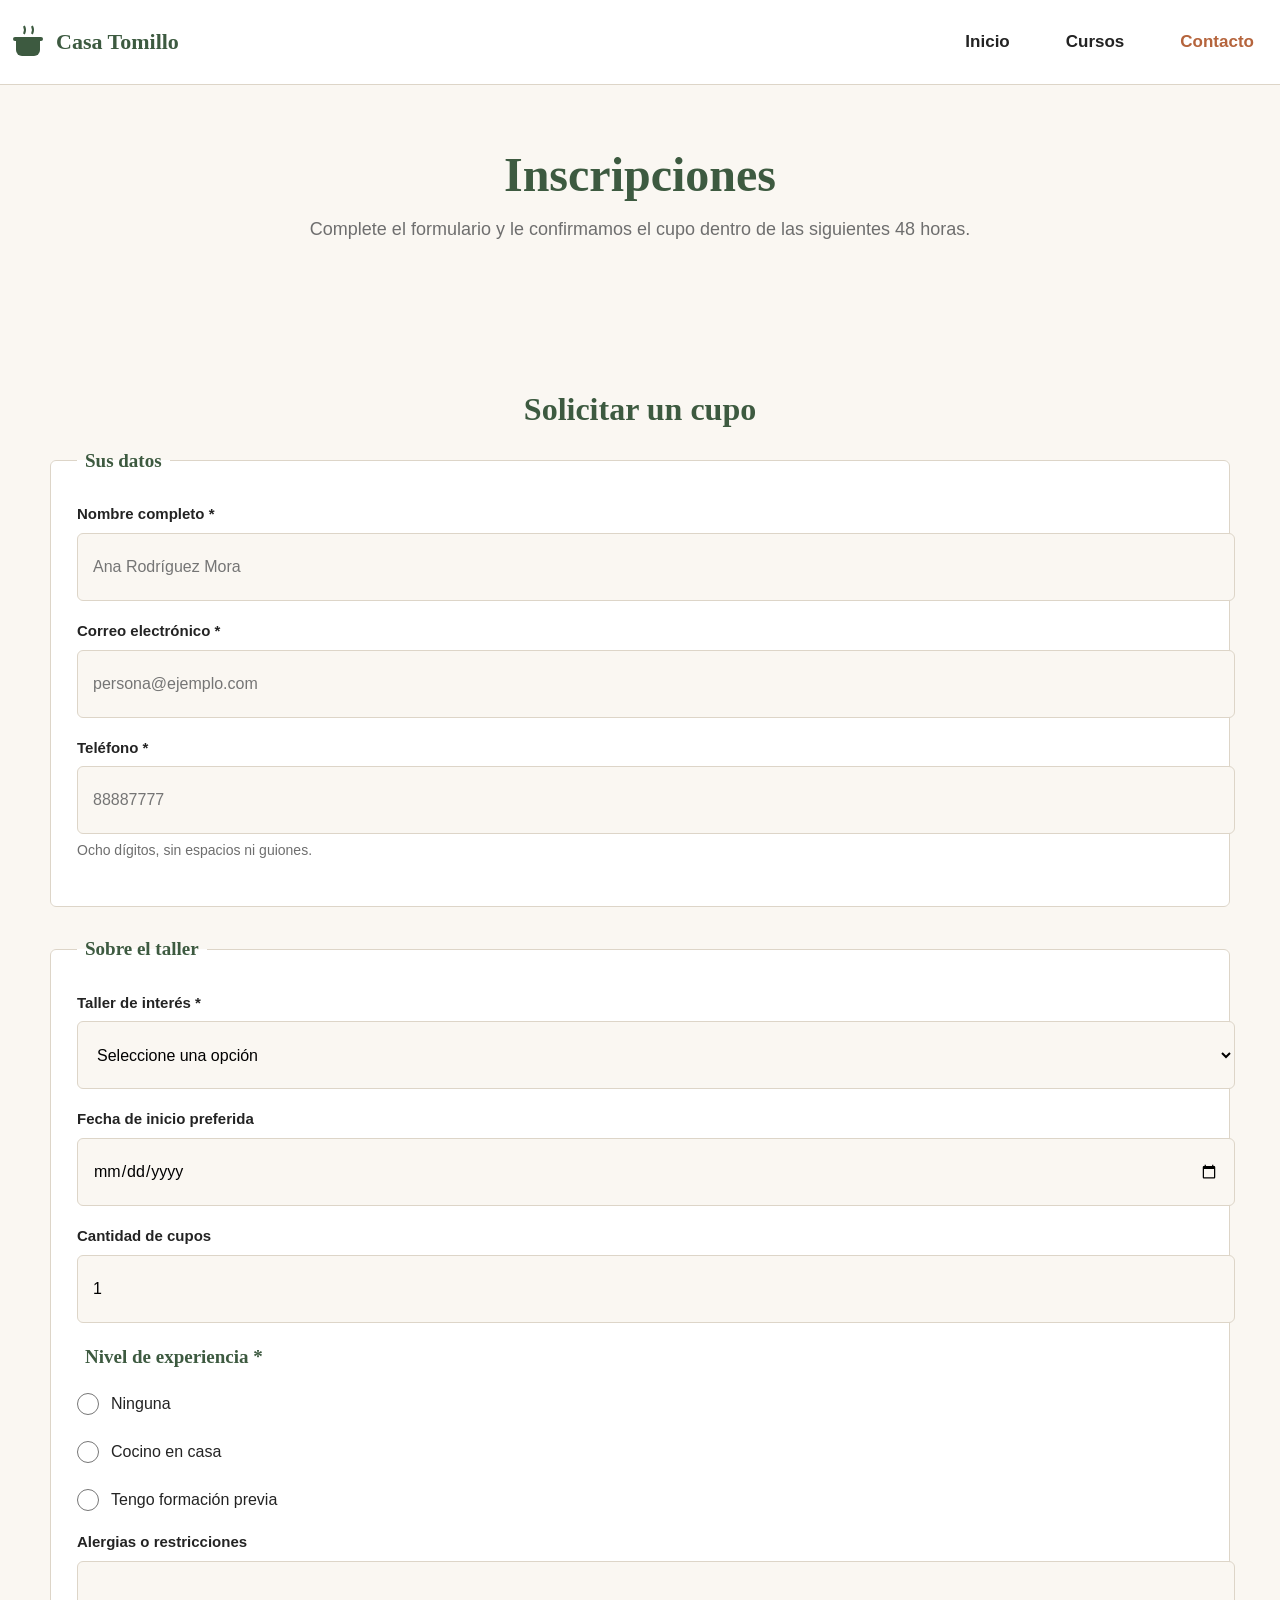
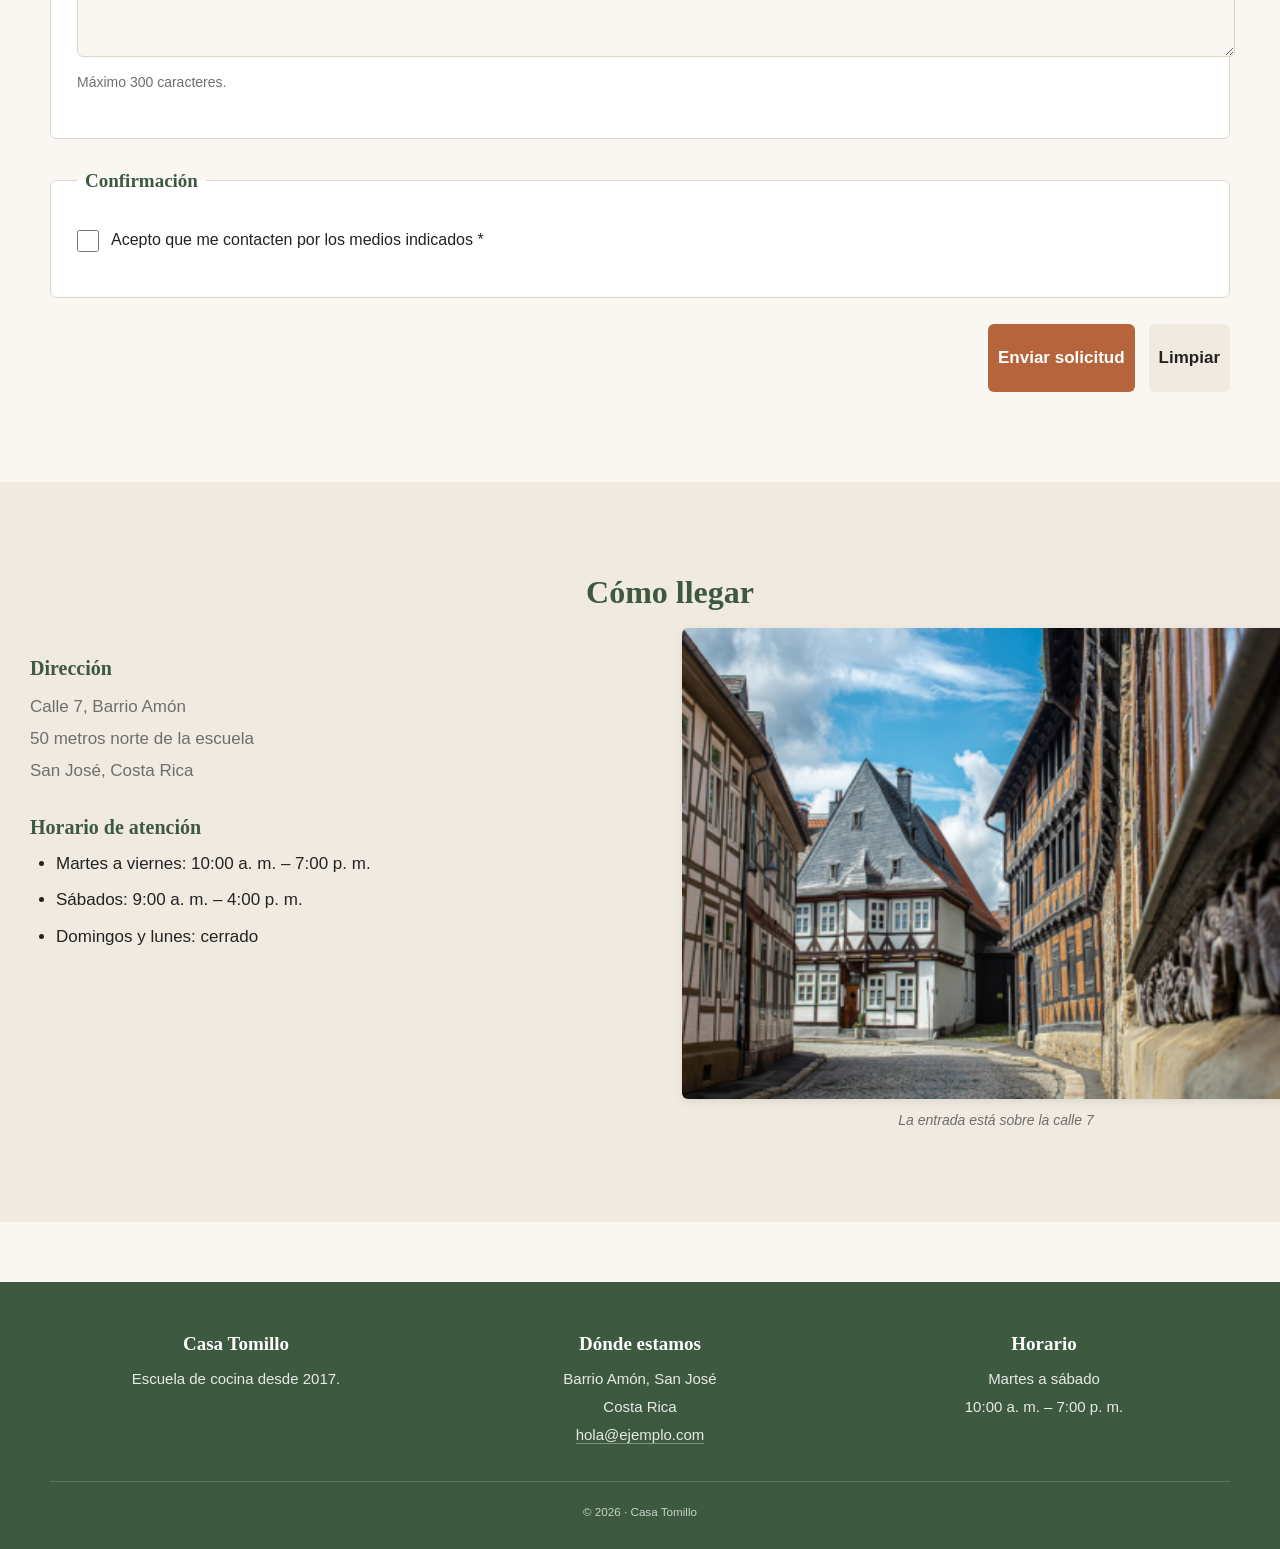
<file: ac3-responsive/contacto.html>
<!DOCTYPE html>
<html lang="es">

<head>
  <meta charset="UTF-8">
  <meta name="viewport" content="width=device-width, initial-scale=1.0">
  <meta name="author" content="Dayanna sanchez jimenez">
  <meta name="description" content="Inscríbase en un taller de Casa Tomillo: formulario y datos de contacto.">
  <meta name="keywords" content="contacto, inscripción, talleres, cocina">

  <title>Contacto | Casa Tomillo</title>

  <link rel="icon" href="recursos/favicon.png" type="image/png">
  <link rel="stylesheet" href="css/estilos.css">
</head>

<body>

  <header id="cabecera" class="cabecera">

    <a href="index.html" class="marca">
      <svg class="marca-icono" width="36" height="36" viewBox="0 0 36 36"
           xmlns="http://www.w3.org/2000/svg" role="img"
           aria-label="Logo de Casa Tomillo: una olla con vapor">
        <path d="M6 16 h24 v10 a6 6 0 0 1 -6 6 h-12 a6 6 0 0 1 -6 -6 z" fill="currentColor"/>
        <rect x="3" y="13" width="30" height="4" rx="2" fill="currentColor"/>
        <path d="M14 10 q2 -4 0 -8" stroke="currentColor" stroke-width="2" fill="none"/>
        <path d="M22 10 q2 -4 0 -8" stroke="currentColor" stroke-width="2" fill="none"/>
      </svg>
      <span class="marca-texto">Casa Tomillo</span>
    </a>

      <nav class="navegacion">
      <!-- Control e ícono del menú hamburguesa -->
      <input type="checkbox" id="check-menu" class="menu-check" aria-label="Abrir menú de navegación">
      <label for="check-menu" class="menu-icono" aria-hidden="true">
        <span class="linea-hamburguesa"></span>
        <span class="linea-hamburguesa"></span>
        <span class="linea-hamburguesa"></span>
      </label>

      <!-- Lista del menú original -->
      <ul class="menu">
        <li><a href="index.html" class="menu-enlace ">Inicio</a></li>
        <li><a href="cursos.html" class="menu-enlace">Cursos</a></li>
        <li><a href="contacto.html" class="menu-enlace activo">Contacto</a></li>
      </ul>
    </nav>

  </header>

  <main id="contenido">

    <section id="intro" class="pagina-encabezado">
      <h1 class="pagina-titulo">Inscripciones</h1>
      <p class="pagina-bajada">
        Complete el formulario y le confirmamos el cupo dentro de las
        siguientes 48 horas.
      </p>
    </section>

    <!-- ═══ EL FORMULARIO ═══ -->
    <section id="inscripcion" class="seccion">
      <h2 class="seccion-titulo">Solicitar un cupo</h2>

      <form action="#" method="post" class="formulario">

        <fieldset class="grupo">
          <legend class="grupo-titulo">Sus datos</legend>

          <p class="campo">
            <label for="nombre" class="campo-etiqueta">Nombre completo *</label>
            <input type="text" id="nombre" name="nombre" class="campo-entrada"
                   required minlength="3" maxlength="60"
                   placeholder="Ana Rodríguez Mora">
          </p>

          <p class="campo">
            <label for="correo" class="campo-etiqueta">Correo electrónico *</label>
            <input type="email" id="correo" name="correo" class="campo-entrada"
                   required placeholder="persona@ejemplo.com">
          </p>

          <p class="campo">
            <label for="telefono" class="campo-etiqueta">Teléfono *</label>
            <input type="tel" id="telefono" name="telefono" class="campo-entrada"
                   required pattern="[0-9]{8}"
                   title="Ocho dígitos, sin espacios ni guiones"
                   placeholder="88887777">
            <small class="campo-ayuda">Ocho dígitos, sin espacios ni guiones.</small>
          </p>
        </fieldset>

        <fieldset class="grupo">
          <legend class="grupo-titulo">Sobre el taller</legend>

          <p class="campo">
            <label for="taller" class="campo-etiqueta">Taller de interés *</label>
            <select id="taller" name="taller" class="campo-entrada" required>
              <option value="">Seleccione una opción</option>
              <option value="cocina">Cocina de la casa</option>
              <option value="panaderia">Panadería</option>
              <option value="reposteria">Repostería</option>
            </select>
          </p>

          <p class="campo">
            <label for="inicio" class="campo-etiqueta">Fecha de inicio preferida</label>
            <input type="date" id="inicio" name="inicio" class="campo-entrada">
          </p>

          <p class="campo">
            <label for="personas" class="campo-etiqueta">Cantidad de cupos</label>
            <input type="number" id="personas" name="personas" class="campo-entrada"
                   min="1" max="8" step="1" value="1">
          </p>

          <fieldset class="grupo-opciones">
            <legend class="grupo-titulo">Nivel de experiencia *</legend>
            <p class="opcion">
              <input type="radio" id="ninguna" name="nivel" value="ninguna"
                     class="opcion-marca" required>
              <label for="ninguna" class="opcion-etiqueta">Ninguna</label>
            </p>
            <p class="opcion">
              <input type="radio" id="basica" name="nivel" value="basica" class="opcion-marca">
              <label for="basica" class="opcion-etiqueta">Cocino en casa</label>
            </p>
            <p class="opcion">
              <input type="radio" id="avanzada" name="nivel" value="avanzada" class="opcion-marca">
              <label for="avanzada" class="opcion-etiqueta">Tengo formación previa</label>
            </p>
          </fieldset>

          <p class="campo">
            <label for="alergias" class="campo-etiqueta">Alergias o restricciones</label>
            <textarea id="alergias" name="alergias" class="campo-entrada"
                      rows="4" maxlength="300"></textarea>
            <small class="campo-ayuda">Máximo 300 caracteres.</small>
          </p>
        </fieldset>

        <fieldset class="grupo">
          <legend class="grupo-titulo">Confirmación</legend>
          <p class="opcion">
            <input type="checkbox" id="acepto" name="acepto" class="opcion-marca" required>
            <label for="acepto" class="opcion-etiqueta">
              Acepto que me contacten por los medios indicados *
            </label>
          </p>
        </fieldset>

        <p class="fila-botones">
          <button type="submit" class="boton boton-principal">Enviar solicitud</button>
          <button type="reset" class="boton boton-secundario">Limpiar</button>
        </p>

      </form>
    </section>

    <!-- ═══ UBICACIÓN ═══ -->
    <section id="ubicacion" class="seccion seccion-alterna">
      <h2 class="seccion-titulo">Cómo llegar</h2>

      <div class="dos-columnas">

        <div class="columna">
          <h3 class="subtitulo">Dirección</h3>
          <address class="direccion">
            Calle 7, Barrio Amón<br>
            50 metros norte de la escuela<br>
            San José, Costa Rica
          </address>

          <h3 class="subtitulo">Horario de atención</h3>
          <ul class="lista-horario">
            <li>Martes a viernes: 10:00 a. m. – 7:00 p. m.</li>
            <li>Sábados: 9:00 a. m. – 4:00 p. m.</li>
            <li>Domingos y lunes: cerrado</li>
          </ul>
        </div>

        <figure class="columna-figura">
        <picture>
          <source srcset="recursos/fachada.sm.jpg" media="(min-width:600px)">
          <source srcset="recursos/fachada.md.jpg" media="(min-width:1024px)">
          <img src="recursos/fachada.jpg"
               alt="Fachada de la escuela con su rótulo de madera"
               width="1200" height="900" loading="lazy">
        </picture>
        <figcaption class="figura-pie">La entrada está sobre la calle 7</figcaption>
        </figure>

      </div>
    </section>

  </main>

  <footer id="pie" class="pie">
    <div class="pie-columnas">

      <div class="pie-bloque">
        <h2 class="pie-titulo">Casa Tomillo</h2>
        <p class="pie-texto">Escuela de cocina desde 2017.</p>
      </div>

      <div class="pie-bloque">
        <h2 class="pie-titulo">Dónde estamos</h2>
        <address class="pie-datos">
          Barrio Amón, San José<br>
          Costa Rica<br>
          <a href="mailto:hola@ejemplo.com" class="pie-enlace">hola@ejemplo.com</a>
        </address>
      </div>

      <div class="pie-bloque">
        <h2 class="pie-titulo">Horario</h2>
        <p class="pie-texto">
          Martes a sábado<br>
          10:00 a. m. – 7:00 p. m.
        </p>
      </div>

    </div>

    <p class="pie-creditos"><small>&copy; 2026 · Casa Tomillo</small></p>
  </footer>

</body>

</html>
</file>
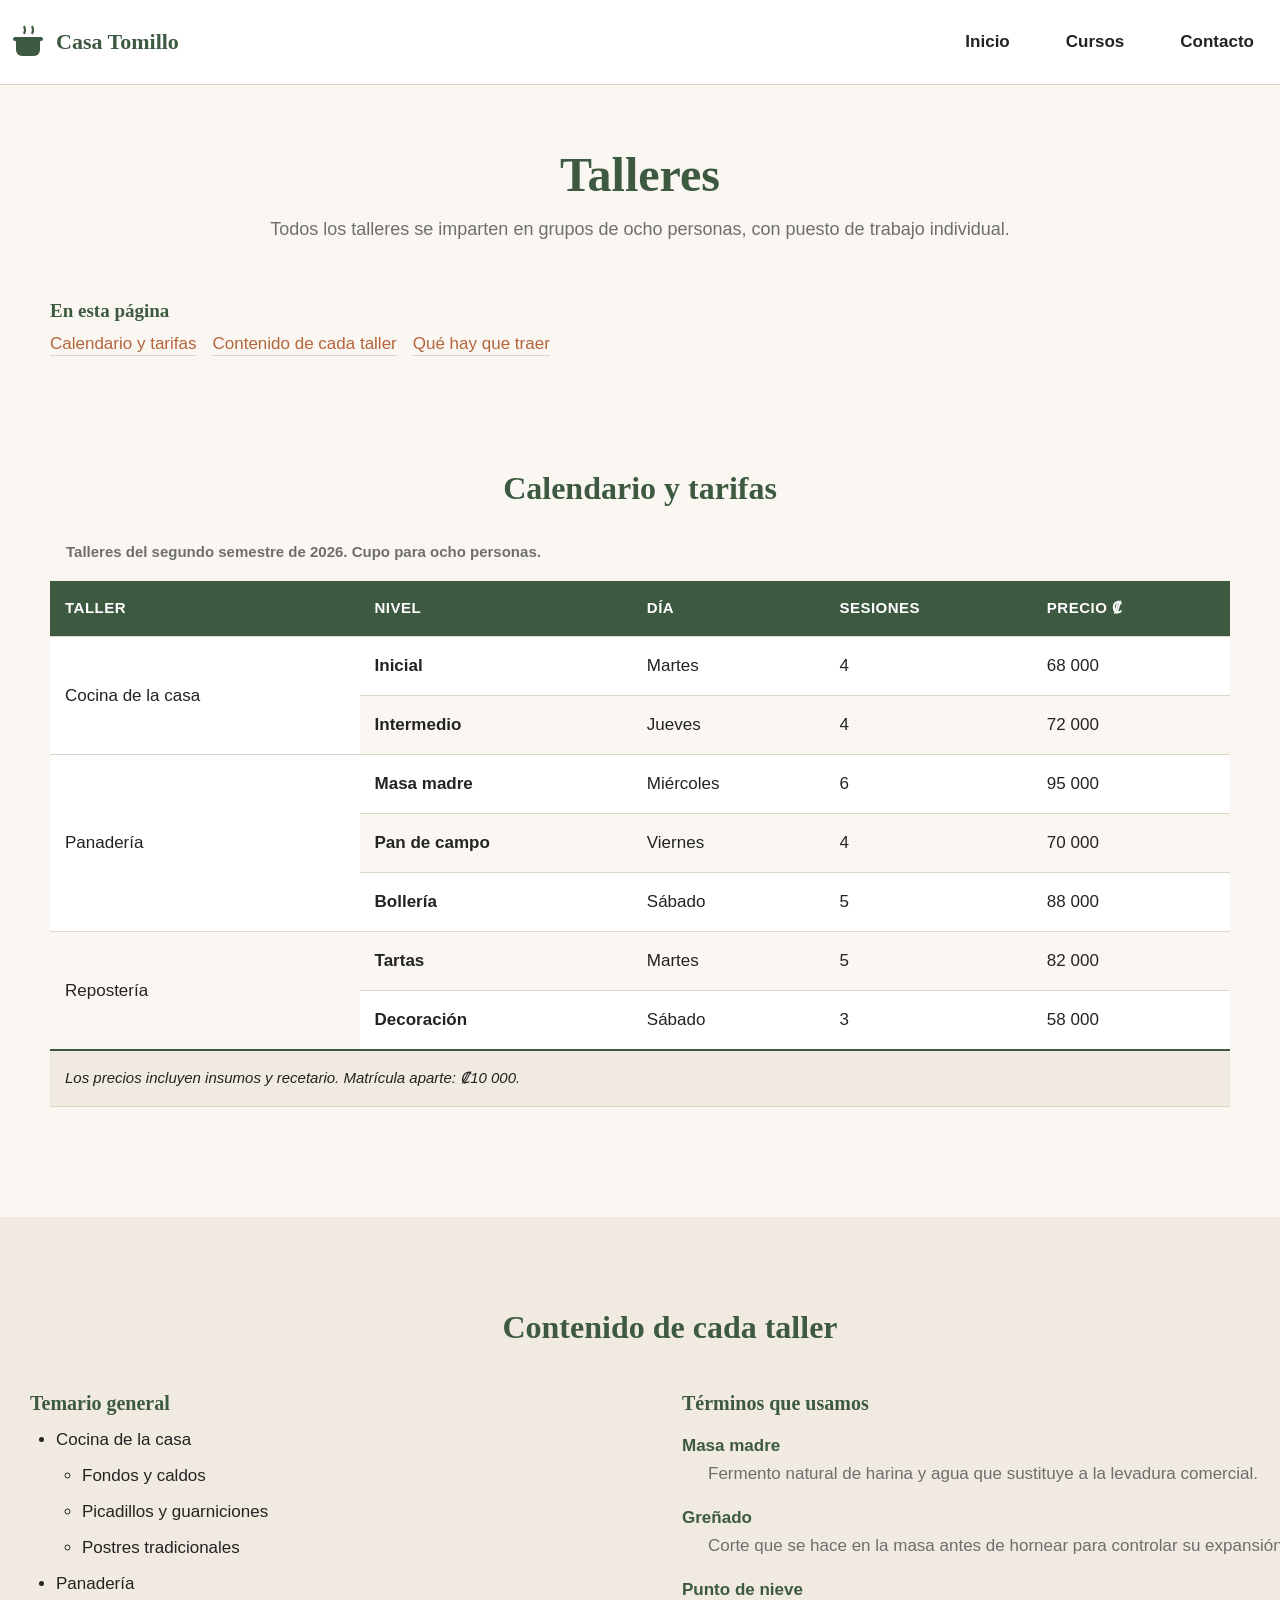
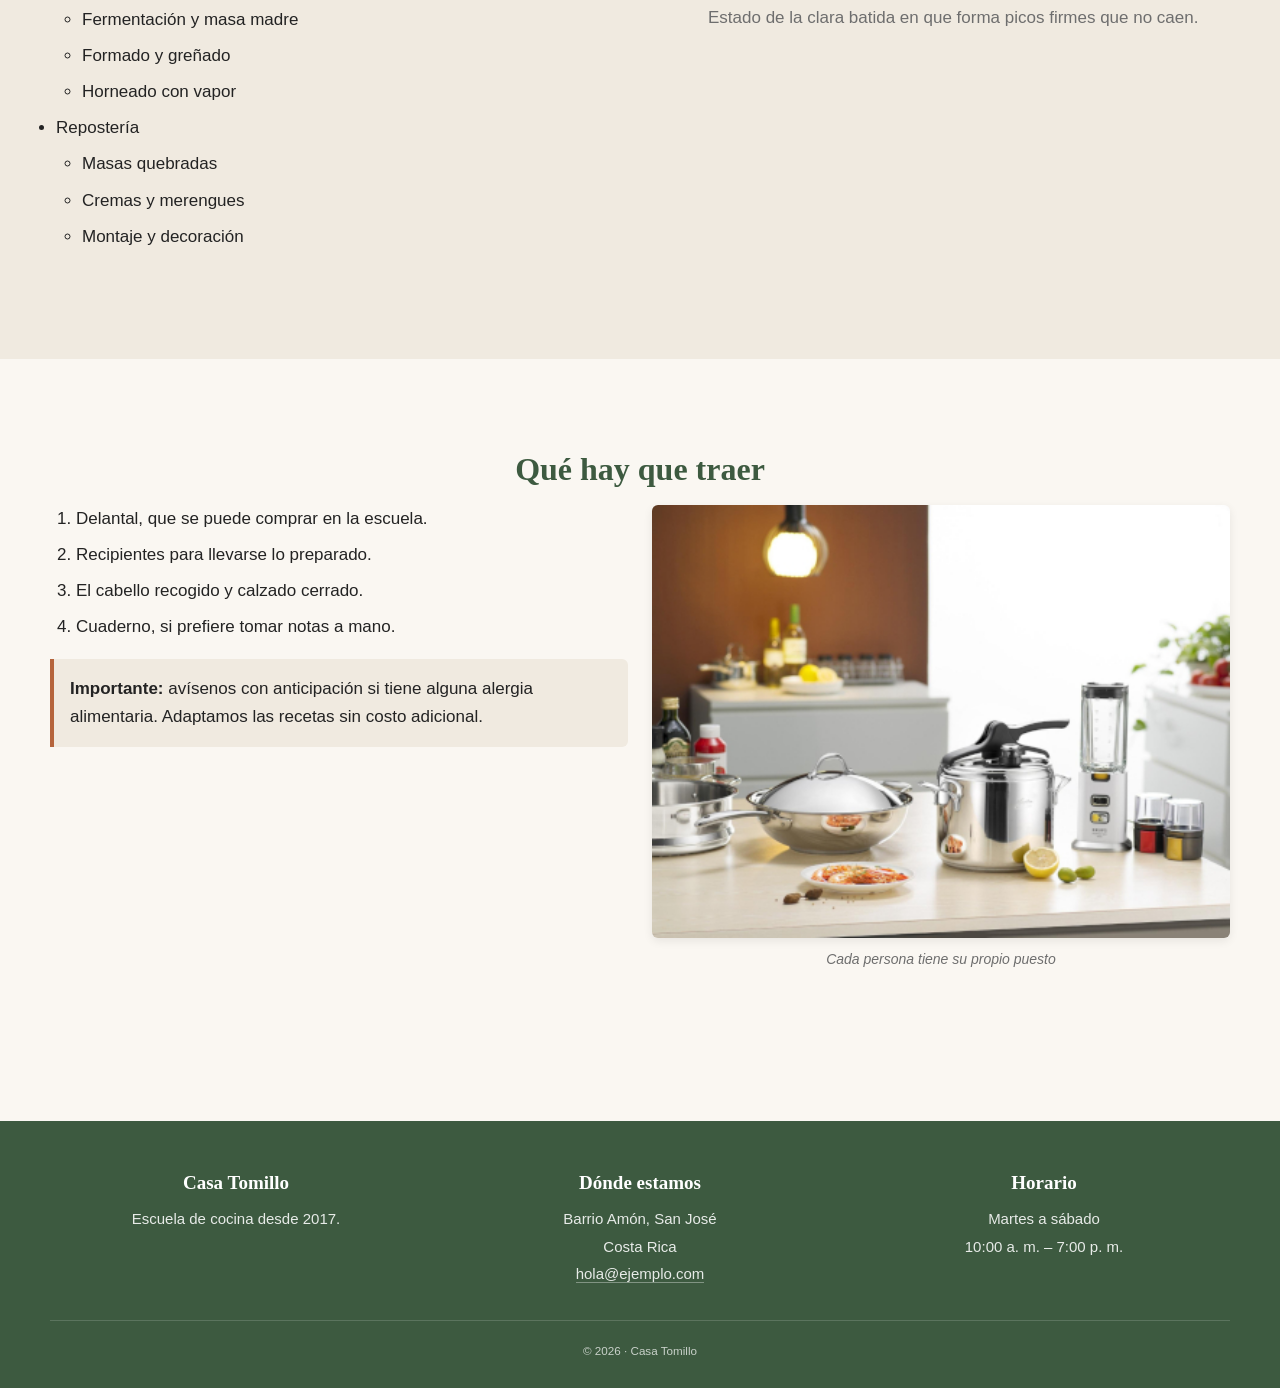
<file: ac3-responsive/cursos.html>
<!DOCTYPE html>
<html lang="es">

<head>
  <meta charset="UTF-8">
  <meta name="viewport" content="width=device-width, initial-scale=1.0">
  <meta name="author" content="Dayanna sanchez jimenez">
  <meta name="description" content="Talleres de cocina, panadería y repostería: contenidos, horarios y tarifas.">
  <meta name="keywords" content="talleres, cursos, cocina, panadería, repostería">

  <title>Cursos | Casa Tomillo</title>

  <link rel="icon" href="recursos/favicon.png" type="image/png">
  <link rel="stylesheet" href="css/estilos.css">
</head>

<body>

  <header id="cabecera" class="cabecera">

    <a href="index.html" class="marca">
      <svg class="marca-icono" width="36" height="36" viewBox="0 0 36 36"
           xmlns="http://www.w3.org/2000/svg" role="img"
           aria-label="Logo de Casa Tomillo: una olla con vapor">
        <path d="M6 16 h24 v10 a6 6 0 0 1 -6 6 h-12 a6 6 0 0 1 -6 -6 z" fill="currentColor"/>
        <rect x="3" y="13" width="30" height="4" rx="2" fill="currentColor"/>
        <path d="M14 10 q2 -4 0 -8" stroke="currentColor" stroke-width="2" fill="none"/>
        <path d="M22 10 q2 -4 0 -8" stroke="currentColor" stroke-width="2" fill="none"/>
      </svg>
      <span class="marca-texto">Casa Tomillo</span>
    </a>

      <nav class="navegacion">
      <!-- Control e ícono del menú hamburguesa -->
      <input type="checkbox" id="check-menu" class="menu-check" aria-label="Abrir menú de navegación">
      <label for="check-menu" class="menu-icono" aria-hidden="true">
        <span class="linea-hamburguesa"></span>
        <span class="linea-hamburguesa"></span>
        <span class="linea-hamburguesa"></span>
      </label>

      <!-- Lista del menú original -->
      <ul class="menu">
        <li><a href="index.html" class="menu-enlace">Inicio</a></li>
        <li><a href="cursos.html" class="menu-enlace">Cursos</a></li>
        <li><a href="contacto.html" class="menu-enlace">Contacto</a></li>
      </ul>
    </nav>

  </header>

  <main id="contenido">

    <section id="intro" class="pagina-encabezado">
      <h1 class="pagina-titulo">Talleres</h1>
      <p class="pagina-bajada">
        Todos los talleres se imparten en grupos de ocho personas, con puesto
        de trabajo individual.
      </p>
    </section>

    <!-- ═══ ÍNDICE INTERNO ═══ -->
    <nav class="indice" aria-label="Contenido de la página">
      <h2 class="indice-titulo">En esta página</h2>
      <ul class="indice-lista">
        <li><a href="#calendario">Calendario y tarifas</a></li>
        <li><a href="#contenidos">Contenido de cada taller</a></li>
        <li><a href="#requisitos">Qué hay que traer</a></li>
      </ul>
    </nav>

    <!-- ═══ LA TABLA ═══ -->
    <section id="calendario" class="seccion">
      <h2 class="seccion-titulo">Calendario y tarifas</h2>

      <div class="tabla-contenedor"><!--se agrega para habilitar el desplazamineto en moviles y evitar desborde-->
      <table class="tabla">
        <caption class="tabla-titulo">
          Talleres del segundo semestre de 2026. Cupo para ocho personas.
        </caption>

        <thead>
          <tr>
            <th scope="col">Taller</th>
            <th scope="col">Nivel</th>
            <th scope="col">Día</th>
            <th scope="col">Sesiones</th>
            <th scope="col">Precio ₡</th>
          </tr>
        </thead>

        <tbody>
          <tr>
            <td rowspan="2">Cocina de la casa</td>
            <th scope="row">Inicial</th>
            <td>Martes</td>
            <td>4</td>
            <td>68 000</td>
          </tr>
          <tr>
            <th scope="row">Intermedio</th>
            <td>Jueves</td>
            <td>4</td>
            <td>72 000</td>
          </tr>

          <tr>
            <td rowspan="3">Panadería</td>
            <th scope="row">Masa madre</th>
            <td>Miércoles</td>
            <td>6</td>
            <td>95 000</td>
          </tr>
          <tr>
            <th scope="row">Pan de campo</th>
            <td>Viernes</td>
            <td>4</td>
            <td>70 000</td>
          </tr>
          <tr>
            <th scope="row">Bollería</th>
            <td>Sábado</td>
            <td>5</td>
            <td>88 000</td>
          </tr>

          <tr>
            <td rowspan="2">Repostería</td>
            <th scope="row">Tartas</th>
            <td>Martes</td>
            <td>5</td>
            <td>82 000</td>
          </tr>
          <tr>
            <th scope="row">Decoración</th>
            <td>Sábado</td>
            <td>3</td>
            <td>58 000</td>
          </tr>
        </tbody>

        <tfoot>
          <tr>
            <td colspan="5">
              Los precios incluyen insumos y recetario. Matrícula aparte: ₡10 000.
            </td>
          </tr>
        </tfoot>
      </table>
    </div>
    </section>

    <!-- ═══ LISTAS ═══ -->
    <section id="contenidos" class="seccion seccion-alterna">
      <h2 class="seccion-titulo">Contenido de cada taller</h2>

      <div class="dos-columnas">

        <div class="columna">
          <h3 class="subtitulo">Temario general</h3>
          <ul class="lista-temario">
            <li>Cocina de la casa
              <ul>
                <li>Fondos y caldos</li>
                <li>Picadillos y guarniciones</li>
                <li>Postres tradicionales</li>
              </ul>
            </li>
            <li>Panadería
              <ul>
                <li>Fermentación y masa madre</li>
                <li>Formado y greñado</li>
                <li>Horneado con vapor</li>
              </ul>
            </li>
            <li>Repostería
              <ul>
                <li>Masas quebradas</li>
                <li>Cremas y merengues</li>
                <li>Montaje y decoración</li>
              </ul>
            </li>
          </ul>
        </div>

        <div class="columna">
          <h3 class="subtitulo">Términos que usamos</h3>
          <dl class="glosario">
            <dt class="glosario-termino">Masa madre</dt>
            <dd class="glosario-definicion">
              Fermento natural de harina y agua que sustituye a la levadura comercial.
            </dd>

            <dt class="glosario-termino">Greñado</dt>
            <dd class="glosario-definicion">
              Corte que se hace en la masa antes de hornear para controlar su expansión.
            </dd>

            <dt class="glosario-termino">Punto de nieve</dt>
            <dd class="glosario-definicion">
              Estado de la clara batida en que forma picos firmes que no caen.
            </dd>
          </dl>
        </div>

      </div>
    </section>

    <!-- ═══ REQUISITOS ═══ -->
    <section id="requisitos" class="seccion">
      <h2 class="seccion-titulo">Qué hay que traer</h2>

      <div class="dos-columnas">

        <div class="columna">
          <ol class="lista-requisitos">
            <li>Delantal, que se puede comprar en la escuela.</li>
            <li>Recipientes para llevarse lo preparado.</li>
            <li>El cabello recogido y calzado cerrado.</li>
            <li>Cuaderno, si prefiere tomar notas a mano.</li>
          </ol>

          <p class="aviso-taller">
            <strong>Importante:</strong> avísenos con anticipación si tiene
            alguna alergia alimentaria. Adaptamos las recetas sin costo adicional.
          </p>
        </div>

        <figure class="columna-figura">
          <picture>
            <source srcset="recursos/taller-5-sm.jpg" media="(min-width:600px)">
            <source srcset="recursos/taller-5-sm.jpg" media="(min-width:1200px)">
          <img src="recursos/taller-5.jpg"
               alt="Puesto de trabajo individual con utensilios ordenados"
               width="1200" height="900" loading="lazy">
          </picture>
          <figcaption class="figura-pie">Cada persona tiene su propio puesto</figcaption>
        </figure>

      </div>
    </section>

  </main>

  <footer id="pie" class="pie">
    <div class="pie-columnas">

      <div class="pie-bloque">
        <h2 class="pie-titulo">Casa Tomillo</h2>
        <p class="pie-texto">Escuela de cocina desde 2017.</p>
      </div>

      <div class="pie-bloque">
        <h2 class="pie-titulo">Dónde estamos</h2>
        <address class="pie-datos">
          Barrio Amón, San José<br>
          Costa Rica<br>
          <a href="mailto:hola@ejemplo.com" class="pie-enlace">hola@ejemplo.com</a>
        </address>
      </div>

      <div class="pie-bloque">
        <h2 class="pie-titulo">Horario</h2>
        <p class="pie-texto">
          Martes a sábado<br>
          10:00 a. m. – 7:00 p. m.
        </p>
      </div>

    </div>

    <p class="pie-creditos"><small>&copy; 2026 · Casa Tomillo</small></p>
  </footer>

</body>

</html>
</file>
<file: ac2-css/css/estilos.css>
/*Estilo al sitio de el Rincón de las letras*/
:root {
    --color-1primario: #254c73; /*Estas varibles nos ayuda a llevar un orden al distribuirlo en la página*/
    --color-2secundario:#e74c3c;
    --color-3texto: #1a1a1a;
    --color-blanco:#fff;
    --color-titulo:rgb(95, 142, 146);
    --color-borde: #a3bbdb;

    /*Tipografia del sitio*/
    --font-family:'Times New Roman', Arial, Sans Serif;
    --fuente-texto:'Arial',Sans Serif;
    --spa-xs:0.8rem;
    --spa-sm:1.6rem;
    --spa-md:2.4rem;
    --spa-lg:3.2rem;
    --esp-xl: 7.2rem;
    --radio:8px;
    
    --sombra-1: 0 0.2rem 0.6rem rgba(0,0,0,.06);
    --sombra-2: 0 0.4rem 1.2rem rgba(0,0,0,.10);
    --sombra-3: 0 0.8rem 2.0rem rgba(0,0,0,.16);
    --ancho-max:114rem;
    --transicion:0.25 ease;
}

/*reset-inicial*/
*{
  box-sizing: border-box;
  margin: 0;
  padding: 0;
}

html {
    font-size: 62.5%;
    scroll-behavior: smooth;
}

body {
  font-size: 1.6rem;
  font-family: var(--font-family);
  line-height: 1.6; /* altura de la linea*/
  color: var(--color-3texto);
  background-color:var(--color-blanco);
}
/*etiquetas-selec-titu*/
h1, h2, h3 {
    font-family: var(--font-family);
    line-height: 1.2;
    color: var(--color-titulo);
}
h1 {font-size: 4.4rem; color: var(--color-blanco);}
h2 {font-size: 3.0rem;}
h3{font-size: 2.0rem;}

p{margin-bottom: var(--spa-sm);}
a{ color: var(--color-2secundario);
    text-decoration: none;
}
img {
    max-width: 100%;
    height: auto;
    display: block;
}
/*contenedor*/
#contenido {
    max-width: var(--ancho-max);
    margin-left: auto;
    margin-right: auto;
    padding: var(--spa-lg) var(--spa-md);
}
#portada,
#servicios,
#historia,
#existencias,
#categorias,
#pedido{
    margin-bottom: var(--spa-lg);
}
#portada >h2,
#servicios >h2,
#historia >h2,
#existencias >h2,
#categorias >h2,
#pedido >h2{
    margin-bottom: var(--spa-md);
    padding-bottom: var(--spa-xs);
    border-bottom: 0.2rem solid var(--color-borde);
}

#cabecera {
    display: flex;
    align-items: center;
    justify-content: space-between;
    flex-wrap: wrap;
    gap: var(--spa-sm);
    max-width: var(--ancho-max);
    margin: 0 auto;
    padding: var(--spa-sm) var(--spa-sm);
    background-color:var(--color-1primario);
    border-bottom: 0.1rem solid var(--color-borde);

    position: sticky;
    top: 0;
    z-index: 100;
}

.marca h1{
    font-size: 2.6rem;
    margin-bottom: 0;
}
.lema{
    font-size: 1.4rem;
    color: var(--color-borde);
    margin-bottom: 0;
    font-style: italic;
}
/*Menu principal*/
.menu-principal{
    display: flex;
    gap: var(--spa-xs);
    list-style: none;
}
.menu-principal a {
    display: inline-block;
    padding: var(--spa-xs) var(--spa-sm);
    border-radius: var(--radio);
    font-weight: 600;
    color: var(--color-blanco);
    transition: background-color var(--color-2secundario) var(--transicion);
    
    
}

/*pseudoclases*/
.menu-principal a:hover {
    background-color: var(--color-2secundario);
    color:var(--color-borde)
}
.menu-principal a:focus {
    outline: 0.2rem solid var(--color-1primario);
    outline-offset: 0.2rem;
}
.menu-principal .enlace-activo{
    color:var(--color-2secundario);
    background-color: var(--color-borde);

}
.menu-principal ul {
    display: flex;
    list-style: none;
    gap: var(--spa-md);
    
}
 
.hero {
    background: linear-gradient(135deg, var(--color-borde), var(--color-blanco));
    color: var(--color-blanco);
    padding: var(--spa-lg) var(--spa-md);
    border-radius: var(--radio);
    text-align: center;

    display: flex;
    flex-direction: column;
    align-items: center;
    gap: var(--spa-md);
}
.hero h2 {
    color: var(--color-1primario);
    font-size: 3.6rem;
    margin-bottom: 0;
}
.hero-texto {
    max-width: 60ch;
    font-size: 1.8rem;
    margin-bottom: var(--spa-xs);
    opacity: 0.94;

}
.rejilla-servicios{
    display: flex;
    gap: var(--spa-md);
    flex-wrap: wrap;
}
.tarjeta{
    flex: 1 1 28rem;
    background-color: var(--color-blanco);
    padding: var(--spa-md);
    border: 0.1rem solid var(--color-2secundario);
    border-radius: var(--radio);
    box-shadow: var(--sombra-2);

    display: flex;
    flex-direction: column;
    transition: transform var(--transicion), box-shadow var(--transicion);
}

.tarjeta h3{
    margin-bottom: var(--spa-xs);
}
.tarjeta p {
    color: var(--color-3texto);
    flex-grow: 1;
}

.tarjeta-pie{
    margin-bottom: 0;
    padding-top: var(--spa-xs);
    border-top: 0.1rem solid var(--color-borde);
    font-weight: 700;
    color: var(--color-1primario);
    font-size: 1.5rem;
}

.tarjeta:hover {
    transform: translateY(-0.5rem);
    box-shadow: var(--sombra-3);
}
#historia p {
    max-width: 70ch;
}
.cita {
    max-width: 68rem;
    margin: var(--spa-md), 0;
    padding: var(--spa-md), var(--spa-lg);
    background-color: var(--color-borde);
    border-left: 0.5rem solid var(--color-2secundario);
    border-radius: 0 var(--radio) var(--radio) 0;
    box-shadow: var(--sombra-1);
    position: relative;

}

/*pseudoelemento*/

.cita::before{
    content: '\201c';
    position: absolute;
    top: -0.5rem auto;
    left: 1.2rem;
    font-family: var(--fuente-texto);
    font-size: 7rem;
    color: var(--color-2secundario);
    opacity: 0.22;
    line-height: 1;

}
.cita p {
    font-family: var(--color-titulo);
    font-size: 2.0rem;
    font-style: italic;
    position: relative;
}
.cita-autoria {
    color: var(--color-2secundario);
    font-size: 1.4rem;
    text-align: right;
    font-style: normal;

}

/*contenido-secundario*/
#aviso,
.panel-aviso {
    background-color: var(--color-borde);
    border-left: 0.4rem solid  var(--color-1primario);
    border-radius: 0 var(--radio) var(--radio) 0;
    padding: var(--spa-md);
    margin: var(--spa-lg) auto;
    max-width: var(--ancho-max);
    box-shadow: var(--sombra-1);
}

#aviso h2 {
    font-size: 2.2rem;
    margin-bottom: var(--spa-xs);
}
#aviso p {
    margin-bottom: 0;
}

/*botones*/

.boton {
    display: inline-block;
    padding: var(--spa-xs) var(--spa-md); 
    border: none;
    border-radius: var(--radio);
    font-family: inherit;
    font-size: 1.6rem;
    font-weight: 600;
    cursor: pointer;
    transition: background-color var(--transicion), transform var(--transicion);
}
/*primer estado*/
.boton-principal {
    background-color: var(--color-borde);
    color: var(--color-2secundario);
}
.boton-principal:hover {
    background-color: var(--color-1primario);
    transform: translateY(-0.2rem);
}
/*segundo estado*/
.boton-principal:active {
    transform: translateY(0);
}
.boton-secundario {
    background-color: var(--color-borde);
    color: var(--color-1primario);
}
.boton-secundario:hover {
    background-color: var(--color-titulo);
}
.boton:focus {
    outline: 0.2rem solid var(--color-2secundario);
    outline-offset: 0.2rem;
}
.volver {
    text-align: center;
    margin-top: var(--spa-lg);
}
.volver a {
    font-size: 1.4rem;
    color: var(--color-titulo);
    border-bottom: 0.1rem solid var(--color-borde);
    transition: color var(--transicion), border-color var(--transicion);
}
.volver a:hover {
    color: var(--color-1primario);
    border-bottom-color: var(--color-2secundario) ;

}
/*Pie*/
#pie {
    background-color: var(--color-1primario);
    color: var(--color-blanco);
    padding: var(--spa-xl) var(--spa-md) var(--spa-md);
    margin-top: var(--esp-xl);
}
.pie.contenido {
    max-width: var(--ancho-max);
    margin: 0 auto;

    display: grid;
    grid-template-columns: repeat(auto-fit, minmax (26rem, 1fr));
    gap: var(--spa-md);
    align-items: start;
}
.datos-contacto {
    font-style: normal;
    font-size: 1.5rem;
    line-height: 1.9;
    opacity: 0.9;
}
.datos-contacto a {
    color: var(--color-2secundario);
    border-bottom: 0.1rem solid rgba(255,255, 255, .4);
    transition: border-color var(--color-borde);
}
.datos-contacto a:hover {
    border-bottom-color: var(--color-blanco);
}
.creditos {
    grid-column: 1 / -1;
    padding-top: var(--spa-sm);
    border-top: 0.1rem solid rgba(255,255, 255, .22);
    text-align: center;
    font-size: 1.3rem;
    opacity: 0.75;
    margin-bottom: 0;
}
</file>
<file: ac3-responsive/css/estilos.css>
/* ═══════════════════════════════════════════════════════════════════════
   CASA TOMILLO · HOJA DE ESTILOS
   Escuela de cocina · San José, Costa Rica

   Esta hoja produce un sitio que se ve correctamente en un monitor de
   escritorio. Fue escrita antes de que el proyecto contemplara el uso
   desde teléfonos.
   ═══════════════════════════════════════════════════════════════════════ */


/* ─── RESET ──────────────────────────────────────────────────────────── */
* {
  margin: 0;
  padding: 0;
  box-sizing: border-box;
}

*, *::before, *::after {
  box-sizing: inherit;
}

/* ─── VARIABLES ──────────────────────────────────────────────────────── */
:root {
  --verde:        #3D5A40;
  --verde-oscuro: #2A3F2C;
  --terracota:    #B5643C;
  --terracota-os: #94502F;
  --tinta:        #232323;
  --suave:        #6E6E6E;
  --crema:        #FAF7F2;
  --crema-alt:    #F0EAE0;
  --linea:        #DDD5C8;
  --blanco:       #FFFFFF;

  --fuente-titulo: Georgia, 'Times New Roman', serif;
  --fuente-texto:  'Segoe UI', Arial, sans-serif;

  --radio:  6px;
  --sombra: 0 3px 10px rgba(0, 0, 0, 0.08);
  --sombra-alta: 0 8px 20px rgba(0, 0, 0, 0.14);
}

/* ─── ( Unidades Relativas ) ────────────────────────────── */
html {
  font-size: 62.5%; /* 1rem = 10px */
  scroll-behavior:smooth;
}

body {
  font-family: var(--fuente-texto);
  font-size: 1.7rem; /* 17px */
  line-height: 1.65;
  color: var(--tinta);
  background-color: var(--crema);
  overflow-x: hidden; /* Previene desbordamiento horizontal  */
}

h1, h2, h3 {
  font-family: var(--fuente-titulo);
  line-height: 1.25;
  color: var(--verde);
}


h1 { font-size: 3.4rem; }
h2 { font-size: 2.6rem; }
h3 { font-size: 2.0rem; }

p { margin-bottom: 1.8rem; }

a {
  color: var(--terracota);
  text-decoration: none;
}

img, picture {
  display: block;
  max-width: 100%;
  height: auto;
}

/* ─── CONTENEDORES ) ────────────────────── */
.seccion {
  width: 100%;
  max-width: 118rem;
  margin-left: auto;
  margin-right: auto;
  padding: 4rem 2rem;
}

.seccion-alterna {
  background-color: var(--crema-alt);
  max-width:  100%;
}

.seccion-alterna > * {
  width: 100%;
  margin-left: auto;
  margin-right: auto;
}

.seccion-titulo {
  text-align: center;
  margin-bottom: 1.6rem;
}

.seccion-entrada {
  width: 100%;
  max-width: 64rem;
  margin-left: auto;
  margin-right: auto;
  margin-bottom: 3.2rem;
  text-align: center;
  color: var(--suave);
}

.pagina-encabezado {
  width: 100%;
  max-width: 118rem;
  margin: 0 auto;
  padding-left: 2.4rem;
  padding-right: 2.4rem;
  text-align: center;
}

.pagina-titulo   { margin-bottom: 1rem; }
.pagina-bajada   { color: var(--suave); font-size: 1.8rem; }
.subtitulo       { margin-top: 2.8rem; margin-bottom: 1rem; }

/* ─── CABECERA  ──────────── */
.cabecera {
  display: flex;
  justify-content: space-between;
  align-items: center;
  max-width: 100%;
  margin: 0 auto;
  padding: 1rem;
  background-color: var(--blanco);
  border-bottom: 1px solid var(--linea);
  position: relative;
}

.marca {
  display: flex;
  align-items: center;
  gap: 1rem;
  color: var(--verde);
}

.marca-icono { color: var(--verde); }

.marca-texto {
  font-family: var(--fuente-titulo);
  font-size: 2.2rem;
  font-weight: 700;
}

.navegacion {
  display: flex;
  align-items: center;
}

/* Control con Checkbox oculto */
.menu-check {
  display: none;
}

/* Ícono Hamburguesa  */
.menu-icono {
  display: flex;
  flex-direction: column;
  justify-content: space-between;
  width: 3.2rem;
  height: 2.4rem;
  cursor: pointer;
  padding: 1.0rem 2.0rem;
  z-index: 100%;
}

.linea-hamburguesa {
  display: block;
  width: 100%;
  height: 0.4rem;
  background-color: var(--verde);
  border-radius: 0.2rem;
  transition: transform 0.3s ease, opacity 0.3s ease;
}

/* Menú  */
.menu {
  display: none;
  flex-direction: column;
  position: absolute;
  top: 100%;
  left: 0;
  right: 0;
  background-color: var(--blanco);
  padding: 2.4rem;
  border-bottom: 1px solid var(--linea);
  box-shadow: var(--sombra);
  gap: 1rem;
  list-style: none;
  z-index: 100%;
}

/* Desplegar el menú al marcar la casilla */
.menu-check:checked ~ .menu {
  display: flex;
}

/* Áreas táctiles adecuadas (mínimo 44px) */
.menu-enlace {
  display: flex;
  align-items: center;
  min-height: 4.4rem;
  padding: 1rem 1.6rem;
  color: var(--tinta);
  font-weight: 600;
  border-radius: var(--radio);
  transition: background-color 0.25s ease, color 0.25s ease;
}

.menu-enlace:hover {
  background-color: var(--crema-alt);
  color: var(--verde);
}

.menu-enlace:focus {
  outline: 2px solid var(--terracota);
  outline-offset: 2px;
}

.menu-enlace.activo { color: var(--terracota); }

/* ─── PORTADA ────────────────────────────────────────────────────────── */
.portada {
  background-color: var(--verde);
  background-image: url('../recursos/portada.jpg');
  background-size: cover;
  background-position: center;
  background-repeat: no-repeat;
  min-height: 40rem;
  display: flex;
  align-items: center;
  justify-content: center;
  padding: 1.2rem;
  text-align: center;
}

.portada-caja {
  background-color: rgba(0, 0, 0, 0.58);
  padding: 2.4rem;
  border-radius: var(--radio);
  width: 100%;
  max-width: 72rem;
}

.portada-titulo {
  color: var(--blanco);
  margin-bottom: 1.6rem;
}

.portada-bajada {
  color: var(--blanco);
  font-size: 1.8rem;
  margin-bottom: 2.4rem;
}

/* ─── TARJETAS ──────────────────── */
.fila-propuestas {
  display: flex;
  flex-direction: column;
  gap: 2rem;
}

.tarjeta {
  width: 100%;
  background-color: var(--blanco);
  padding: 2.4rem;
  border-radius: var(--radio);
  box-shadow: var(--sombra);
  text-align: center;
  display: flex;
  flex-direction: column;
  transition: transform 0.25s ease, box-shadow 0.25s ease;
}

.tarjeta:hover {
  transform: translateY(-5px);
  box-shadow: var(--sombra-alta);
}

.tarjeta-icono  { color: var(--terracota); margin: 0 auto 1.4rem; }
.tarjeta-titulo { margin-bottom: 0.8rem; }
.tarjeta-texto  { color: var(--suave); flex-grow: 1; }

.tarjeta-dato {
  font-weight: 700;
  color: var(--verde);
  font-size: 1.8rem;
  margin-bottom: 0;
  padding-top: 1.4rem;
  border-top: 1px solid var(--linea);
}

/* ─── GALERÍA ─────────────────── */
.rejilla-galeria {
  display: grid;
  grid-template-columns: 1fr;
  gap: 1.8rem;
}

.pieza {
  position: relative;
  overflow: hidden;
  border-radius: var(--radio);
  box-shadow: var(--sombra);
  background-color: var(--crema-alt);
}

.pieza img {
  width: 100%;
  height: 24rem;
  object-fit: cover;
  transition: transform 0.4s ease;
}

.pieza:hover img { transform: scale(1.06); }

.pieza-pie {
  position: absolute;
  bottom: 0;
  left: 0;
  right: 0;
  background: linear-gradient(to top, rgba(0,0,0,.82), rgba(0,0,0,0));
  color: var(--blanco);
  padding: 2.2rem 1.2rem 1rem;
  font-size: 1.4rem;
  text-align: center;
}

/* ─── CITA ───────────────────────────────────────────────────────────── */
.cita {
  width: 100%;
  max-width: 72rem;
  margin: 0 auto;
  padding: 2.4rem;
  background-color: var(--blanco);
  border-left: 5px solid var(--terracota);
  border-radius: var(--radio);
  box-shadow: var(--sombra);
}

.cita-texto {
  font-family: var(--fuente-titulo);
  font-size: 1.9rem;
  font-style: italic;
  line-height: 1.5;
}

.cita-autoria {
  color: var(--suave);
  font-size: 1.5rem;
  text-align: right;
  margin-top: 1rem;
}

/* ─── ÍNDICE INTERNO ─────────────────────────────────────────────────── */
.indice {
  width: 100%;
  max-width: 118rem;
  margin: 0 auto 2rem;
  padding: 0 2rem;
}

.indice-titulo { font-size: 1.9rem; margin-bottom: 0.8rem; }

.indice-lista {
  display: flex;
  flex-wrap: wrap;
  gap: 1.6rem;
  list-style: none;
}

.indice-lista a {
  border-bottom: 1px solid var(--linea);
  padding-bottom: 0.2rem;
}

/* ─── TABLA ───────────── */
.tabla-contenedor {
  width: 100%;
  overflow-x: auto;
  -webkit-overflow-scrolling: touch;
  margin-bottom: 2rem;
}

.tabla {
  width: 100%;
  min-width: 55rem; /* Mantiene la relación de datos sin deformarse */
  border-collapse: collapse;
  background-color: var(--blanco);
  border-radius: var(--radio);
  overflow-x: auto;
  box-shadow: var(--sombra);
}

.tabla-titulo {
  padding: 1.6rem;
  font-weight: 600;
  text-align: left;
  color: var(--suave);
  font-size: 1.5rem;
}

.tabla th,
.tabla td {
  padding: 1.5rem;
  border-bottom: 1px solid var(--linea);
  text-align: left;
}

.tabla thead th {
  background-color: var(--verde);
  color: var(--blanco);
  font-size: 1.5rem;
  text-transform: uppercase;
  letter-spacing: 0.5px;
}

.tabla tbody tr:nth-child(even) { background-color: var(--crema); }
.tabla tbody tr:hover           { background-color: var(--crema-alt); }

.tabla tfoot td {
  background-color: var(--crema-alt);
  font-style: italic;
  font-size: 1.5rem;
  border-top: 2px solid var(--verde);
}

/* ─── DOS COLUMNAS · Flexbox ─────────────────────────────────────────── */
.dos-columnas {
  display: flex;
  flex-direction: column;
  gap: 2.4rem;
}

.columna        { width: 100%; }
.columna-figura { width: 100%; margin: 0; }

.columna-figura img {
  width: 100%;
  border-radius: var(--radio);
  box-shadow: var(--sombra);
}

.figura-pie {
  margin-top: 1rem;
  font-size: 1.4rem;
  color: var(--suave);
  text-align: center;
  font-style: italic;
}

/* ─── LISTAS ─────────────────────────────────────────────────────────── */
.lista-temario,
.lista-requisitos,
.lista-horario {
  padding-left: 2.6rem;
  margin-bottom: 1.8rem;
}

.lista-temario li,
.lista-requisitos li,
.lista-horario li { margin-bottom: 0.8rem; }

.lista-temario ul { padding-left: 2.6rem; margin-top: 0.8rem; }

.glosario-termino {
  font-weight: 700;
  color: var(--verde);
  margin-top: 1.6rem;
}

.glosario-definicion {
  margin-left: 2.6rem;
  color: var(--suave);
}

.aviso-taller {
  background-color: var(--crema-alt);
  border-left: 4px solid var(--terracota);
  padding: 1.6rem;
  border-radius: 0 var(--radio) var(--radio) 0;
}

.direccion {
  font-style: normal;
  color: var(--suave);
  line-height: 1.9;
  margin-bottom: 1.8rem;
}

/* ─── FORMULARIO (Campos para teléfonos) ─────────────────── */
.formulario {
  width: 100%;
  margin: 0 auto;
}

.grupo {
  border: 1px solid var(--linea);
  border-radius: var(--radio);
  padding: 1.8rem;
  margin-bottom: 2.6rem;
  background-color: var(--blanco);
}

.grupo-titulo {
  font-family: var(--fuente-titulo);
  font-weight: 700;
  color: var(--verde);
  padding: 0 0.8rem;
  font-size: 1.9rem;
}

.grupo-opciones {
  border: none;
  padding: 1.4rem 0 0;
  margin-bottom: 0;
}

.campo { margin-bottom: 1.8rem; }

.campo-etiqueta {
  display: block;
  margin-bottom: 0.6rem;
  font-weight: 600;
  font-size: 1.5rem;
}

/* Entradas táctiles  */
.campo-entrada {
  width: 100%;
  min-height: 4.4rem;
  padding: 1.1rem 1.5rem;
  border: 1px solid var(--linea);
  border-radius: var(--radio);
  font-size: 1.6rem;
  font-family: inherit;
  background-color: var(--crema);
  transition: border-color 0.25s ease, box-shadow 0.25s ease;
}

.campo-entrada:focus {
  outline: none;
  border-color: var(--terracota);
  box-shadow: 0 0 0 3px rgba(181, 100, 60, 0.18);
}

.campo-ayuda {
  display: block;
  margin-top: 0.5rem;
  font-size: 1.4rem;
  color: var(--suave);
}

.opcion {
  margin-bottom: 1.2rem;
  display: flex;
  align-items: center;
  gap: 1.2rem;
  min-height: 3.6rem;
}

.opcion-marca {
  width: 2.2rem;
  height: 2.2rem;
  accent-color: var(--terracota);
  cursor: pointer;
}

.opcion-etiqueta { font-size: 1.6rem; cursor: pointer; }

.fila-botones {
  display: flex;
  flex-direction: column;
  gap: 1.4rem;
  margin-bottom: 0;
}

/* ─── BOTONES ────────────────────────────────────────────────────────── */
.boton {
  display: inline-flex;
  align-items: center;
  justify-content: center;
  width: 100%;
  min-height: 4.8rem;
  padding: 1rem;
  border: none;
  border-radius: var(--radio);
  font-family: inherit;
  font-size: 1.7rem;
  font-weight: 600;
  cursor: pointer;
  transition: background-color 0.25s ease, transform 0.25s ease;
}

.boton-principal {
  background-color: var(--terracota);
  color: var(--blanco);
}

.boton-principal:hover {
  background-color: var(--terracota-os);
  transform: translateY(-2px);
}

.boton-secundario {
  background-color: var(--crema-alt);
  color: var(--tinta);
}

.boton-secundario:hover { background-color: var(--linea); }

.boton:focus {
  outline: 2px solid var(--verde);
  outline-offset: 2px;
}

/* ─── PIE ────────────────────────────────────────────────────────────── */
.pie {
  background-color: var(--verde);
  color: var(--blanco);
  padding: 5rem 2rem 2.6rem;
  margin-top: 6rem;
}

.pie-columnas {
  width: 100%;
  max-width: 118rem;
  margin: 0 auto;
  display: flex;
  flex-direction: column;
  gap: 3.2rem;
}

.pie-bloque { width: 100%; }

.pie-titulo {
  color: var(--blanco);
  font-size: 1.9rem;
  margin-bottom: 1rem;
}

.pie-texto,
.pie-datos {
  font-size: 1.5rem;
  font-style: normal;
  opacity: 0.88;
  line-height: 1.85;
}

.pie-enlace {
  color: var(--blanco);
  border-bottom: 1px solid rgba(255, 255, 255, 0.4);
}

.pie-enlace:hover { border-bottom-color: var(--blanco); }

.pie-creditos {
  width: 100%;
  max-width: 118rem;
  margin: 3.2rem auto 0;
  padding-top: 1.8rem;
  border-top: 1px solid rgba(255, 255, 255, 0.22);
  text-align: center;
  font-size: 1.4rem;
  opacity: 0.72;
  margin-bottom: 0;
}


/* MEDIA QUERIES (PUNTOS DE QUIEBRE ADAPTATIVOS) */

/* de Quiebre 1 · Tabletas en adelante (min-width: 768px) */
@media screen and (min-width: 768px) {
  
 h1 { font-size: 4.0rem; }
 h2 { font-size: 2.8rem; }
 h3 { font-size: 1.9rem; }
  .seccion { padding: 6rem 3rem; }
  .pagina-encabezado { padding: 6rem 3rem 3.6rem; }

  /* Ocultar el ícono de hamburguesa */
  .menu-icono {
    display: none;
  }

  /*  Reordenamiento del menú */
  .menu {
    display: flex !important;
    position: static;
    flex-direction: row;
    padding: 0;
    box-shadow: none;
    border-bottom: none;
    background-color: transparent;
    gap: 1.4rem;
  }

  .portada { min-height: 48rem; padding: 3rem; }
  .portada-caja { padding: 3.6rem; align-items: center; }

  /* Patrón Column Drop (2 columnas en tabletas) */
  .fila-propuestas {
    flex-direction: row;
    flex-wrap: wrap;
  }

  .tarjeta {
    flex: 1 1 calc(50% - 2rem);
  }

  /*  Patrón Mostly Fluid (2 columnas en galería) */
  .rejilla-galeria {
    grid-template-columns: repeat(2, 1fr);
  }

  /* Distribución de dos columnas paralelas */
  .dos-columnas {
    flex-direction: row;
    align-items: flex-start;
  }

  .columna, .columna-figura {
    flex: 1;
  }

  .grupo { padding: 2.6rem; }

  .fila-botones {
    flex-direction: row;
    justify-content: flex-end;
  }

  .boton { width: auto; }

  .pie-columnas {
    flex-direction: row;
    flex-wrap: wrap;
    text-align: center;
  }

  .pie-bloque {
    flex: 1 1 calc(33.333% - 3.2rem);
  }
}


/*  Punto de Quiebre 2 · Pantallas Grandes*/
@media (min-width: 1024px) {
  h1 { font-size: 4.8rem; }
  h2 { font-size: 3.2rem; }
  h3 { font-size: 2.0rem; }

  .seccion { padding: 9rem 3rem; }

  .menu { gap: 2.4rem; }

  .portada { height: 56rem; }
  .portada-caja { padding: 4.8rem; }

  /* Patrón Column Drop (3 columnas alineadas) */
  .tarjeta {
    flex: 1 1 calc(33.333% - 2rem);
  }

  /* Patrón Mostly Fluid */
  .rejilla-galeria {
    grid-template-columns: repeat(4, 1fr);
  }

  .cita { padding: 4.4rem; }
  .cita-texto { font-size: 2.3rem; }
}


/*Característica(Movimiento reducido) */
@media (prefers-reduced-motion: reduce) {
  *, *::before, *::after {
    animation-duration: 0.01ms !important;
    animation-iteration-count: 1 !important;
    transition-duration: 0.01ms !important;
    scroll-behavior: auto !important;
  }
}


/*  Regla de impresión (Elimina menú y botones) */
@media print {
  nav, .navegacion, .menu, .menu-icono, .boton, .fila-botones {
    display: none !important;
  }

  body {
    background-color: #FFFFFF !important;
    color: #000000 !important;
    font-size: 12pt;
  }

  .seccion, .pagina-encabezado, .cabecera, .pie {
    width: 100% !important;
    max-width: 100% !important;
    padding: 1cm 0 !important;
    box-shadow: none !important;
  }

  .tarjeta, .pieza, .cita, .tabla {
    box-shadow: none !important;
    border: 1px solid #CCCCCC !important;
    page-break-inside: avoid;
  }
}
</file>
